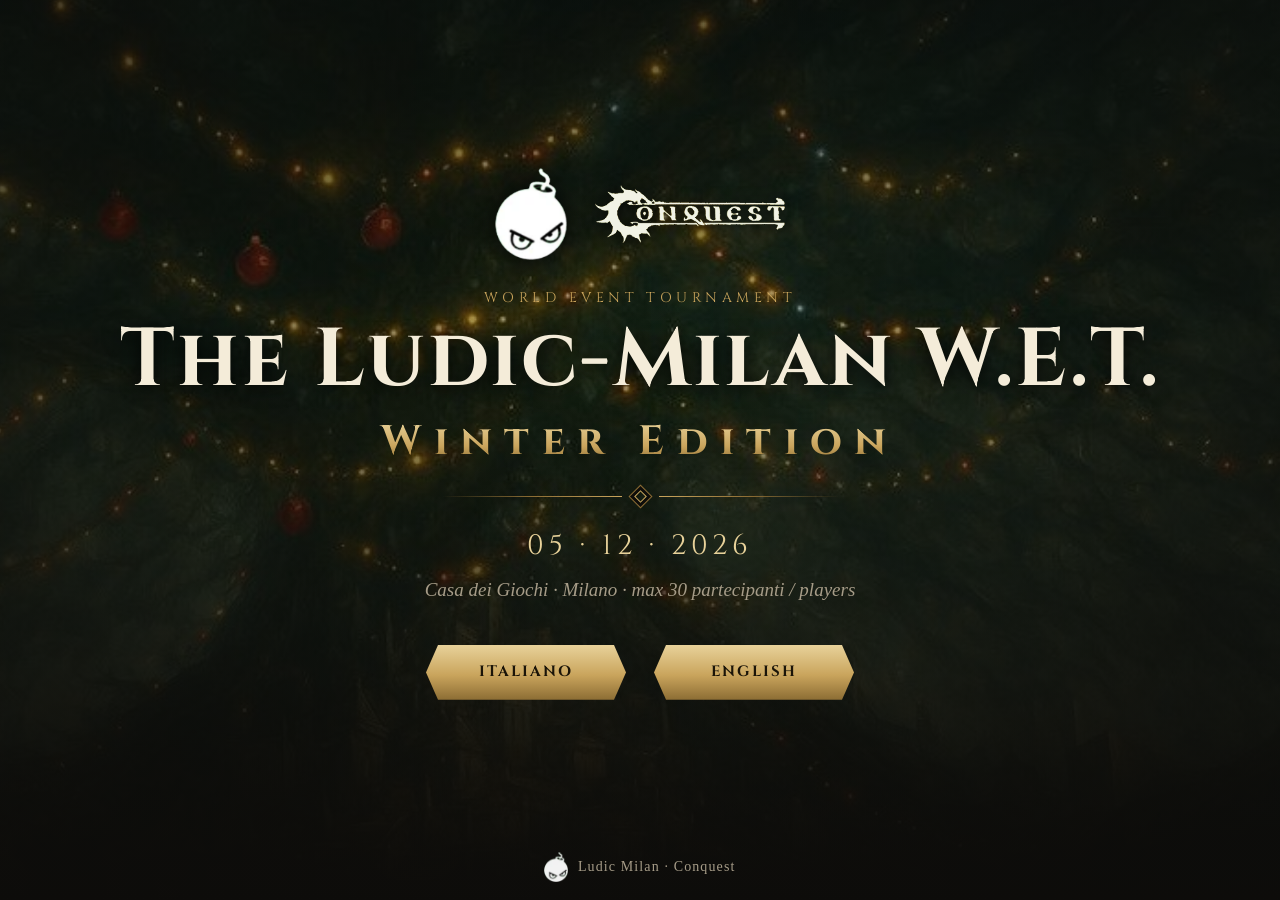
<file: index.html>
<!doctype html>
<html lang="it">
<head>
<meta charset="utf-8">
<meta name="viewport" content="width=device-width, initial-scale=1">
<title>Ludic Milan – Tornei</title>
<meta http-equiv="refresh" content="0; url=wet-winter-2026/">
<link rel="canonical" href="wet-winter-2026/">
</head>
<body>
<p><a href="wet-winter-2026/">The Ludic-Milan W.E.T. Winter Edition</a></p>
</body>
</html>
</file>
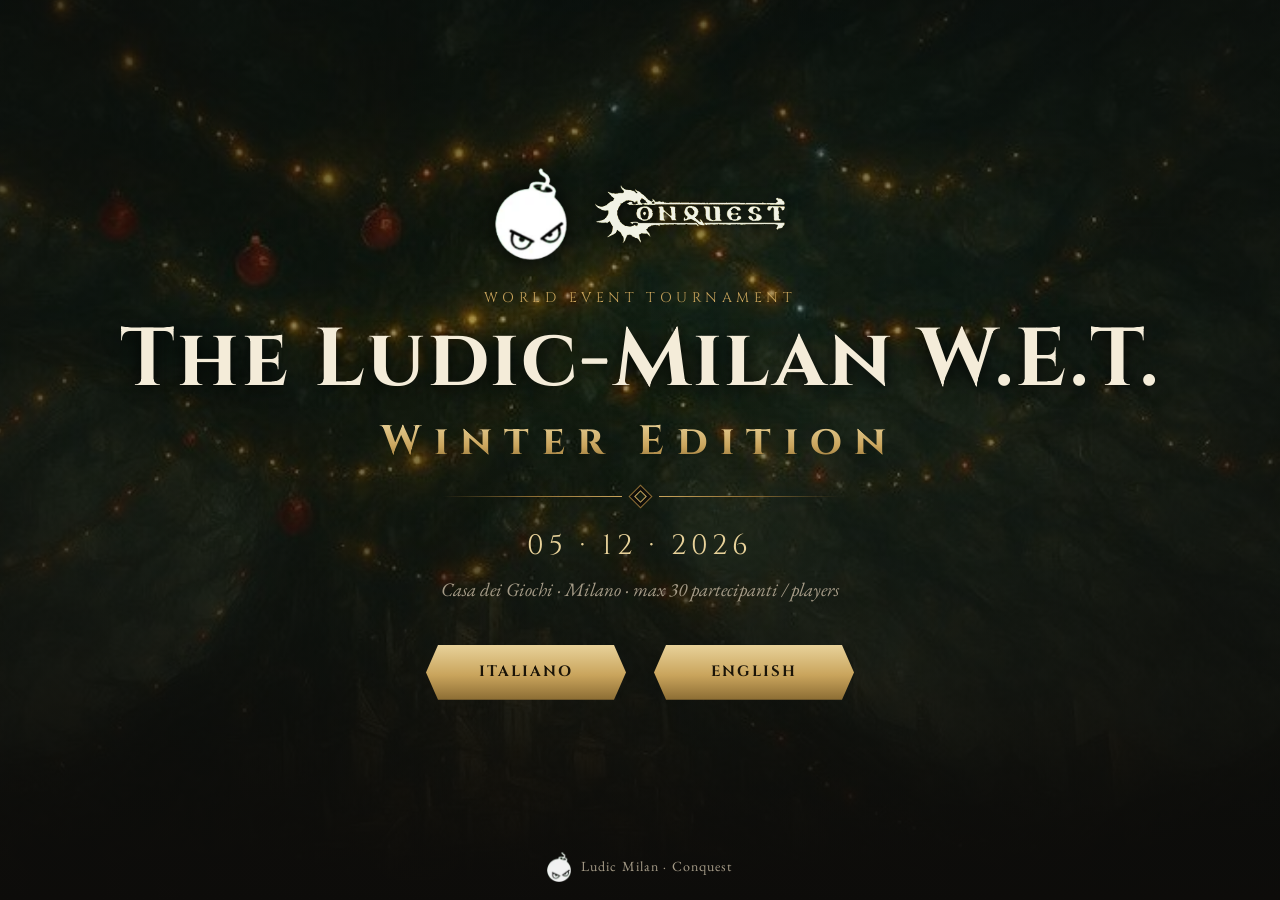
<file: wet-winter-2026/index.html>
<!doctype html>
<html lang="it">
<head>
<meta charset="utf-8">
<meta name="viewport" content="width=device-width, initial-scale=1">
<title>The Ludic-Milan W.E.T. Winter Edition</title>
<meta name="description" content="The Ludic-Milan W.E.T. Winter Edition – torneo Conquest, sabato 05/12/2026, Casa dei Giochi, Milano.">
<meta property="og:title" content="The Ludic-Milan W.E.T. – Winter Edition">
<meta property="og:description" content="Torneo Conquest · 05/12/2026 · Casa dei Giochi, Milano · max 30 partecipanti">
<meta property="og:image" content="https://virginiasusanna.github.io/Ludic/wet-winter-2026/assets/hero.jpg">
<link rel="preconnect" href="https://fonts.googleapis.com"><link rel="preconnect" href="https://fonts.gstatic.com" crossorigin>
<link rel="stylesheet" href="https://fonts.googleapis.com/css2?family=Cinzel:wght@500;700&family=EB+Garamond:ital,wght@0,400;0,600;1,400&display=swap">
<link rel="stylesheet" href="assets/style.css">
</head>
<body class="home">
<header class="hero">
  <div class="bg"></div>
  <div class="brand"><img class="ludic" src="assets/logo-ludic.png" alt="Ludic Milan"><img class="logo" src="assets/logo-conquest.png" alt="Conquest"></div>
  <p class="kicker">World Event Tournament</p>
  <h1>The Ludic-Milan W.E.T.<em>Winter Edition</em></h1>
  <div class="orn"><span></span></div>
  <p class="date">05 · 12 · 2026</p>
  <p class="place">Casa dei Giochi · Milano · max 30 partecipanti / players</p>
  <nav class="langs">
    <a class="btn" href="it/">Italiano</a>
    <a class="btn" href="en/">English</a>
  </nav>
  <footer><img class="foot-logo" src="assets/logo-ludic.png" alt="">Ludic Milan · Conquest</footer>
</header>
</body>
</html>
</file>
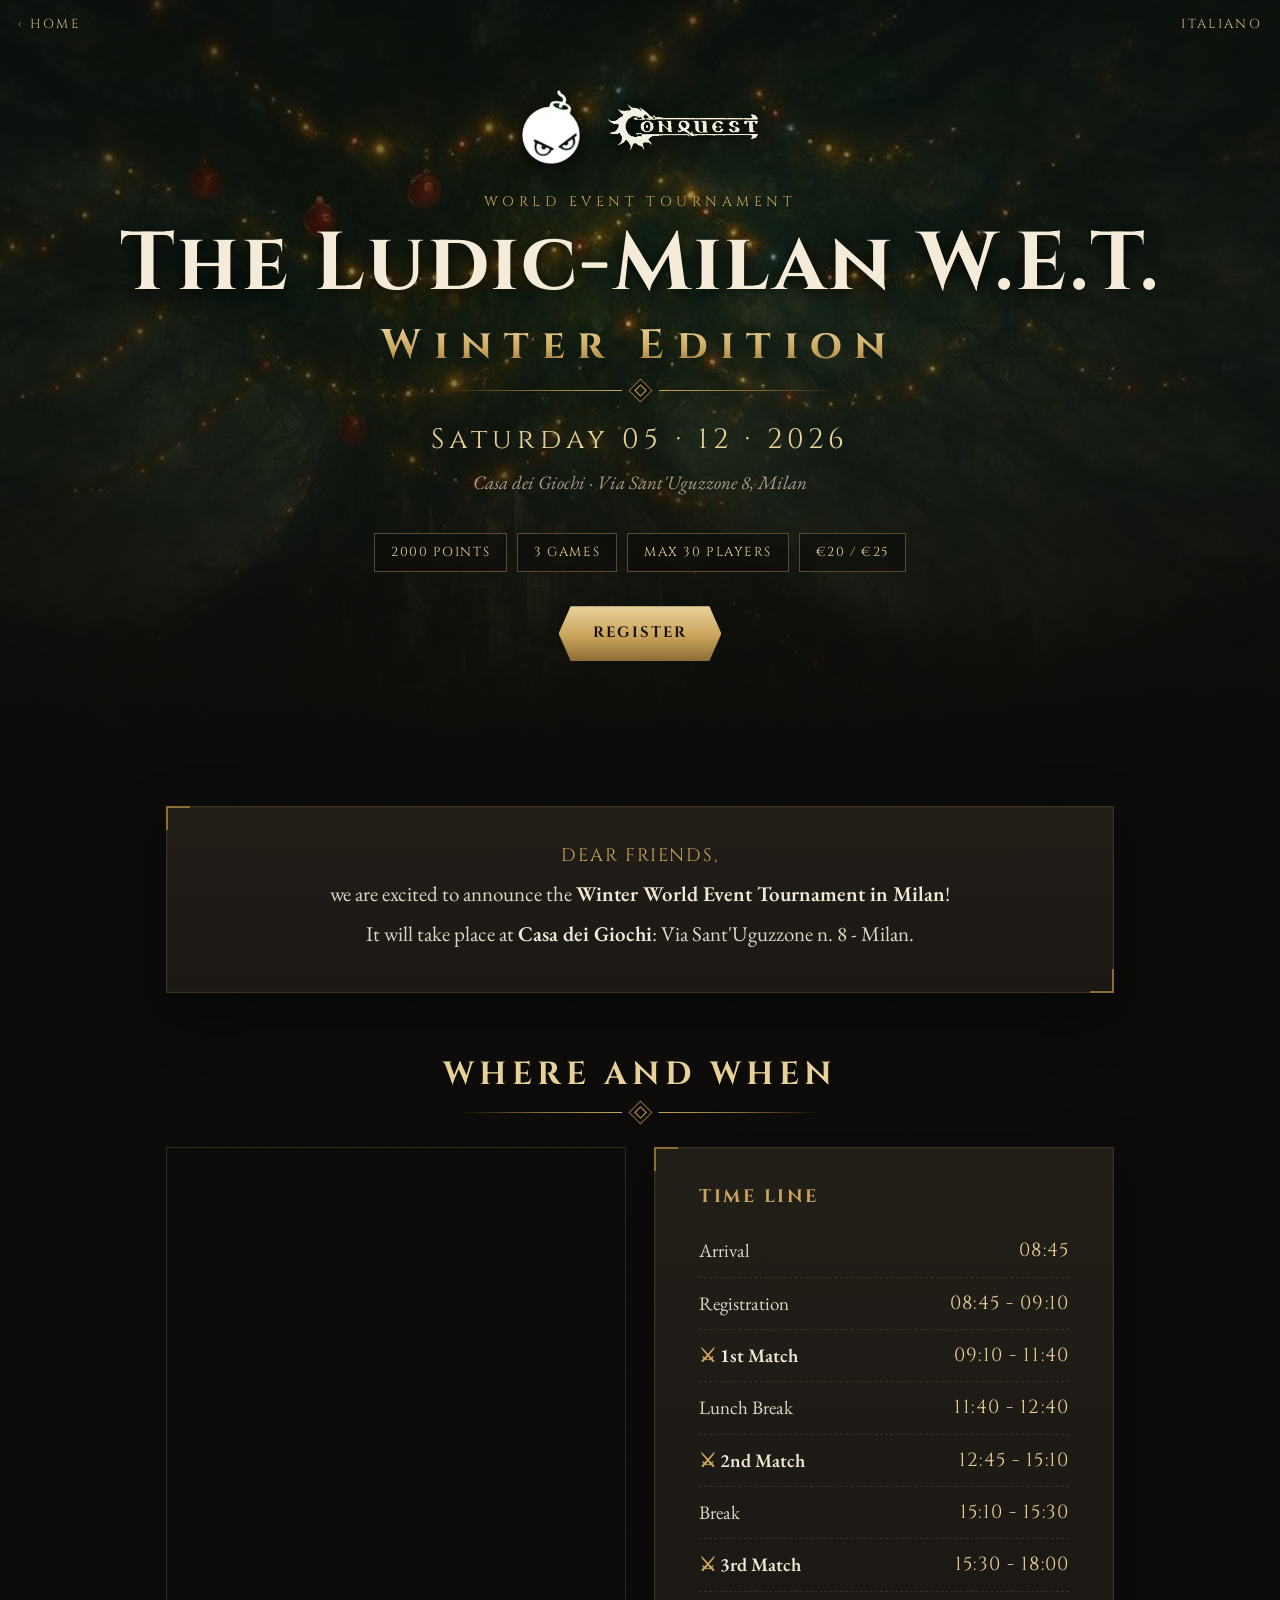
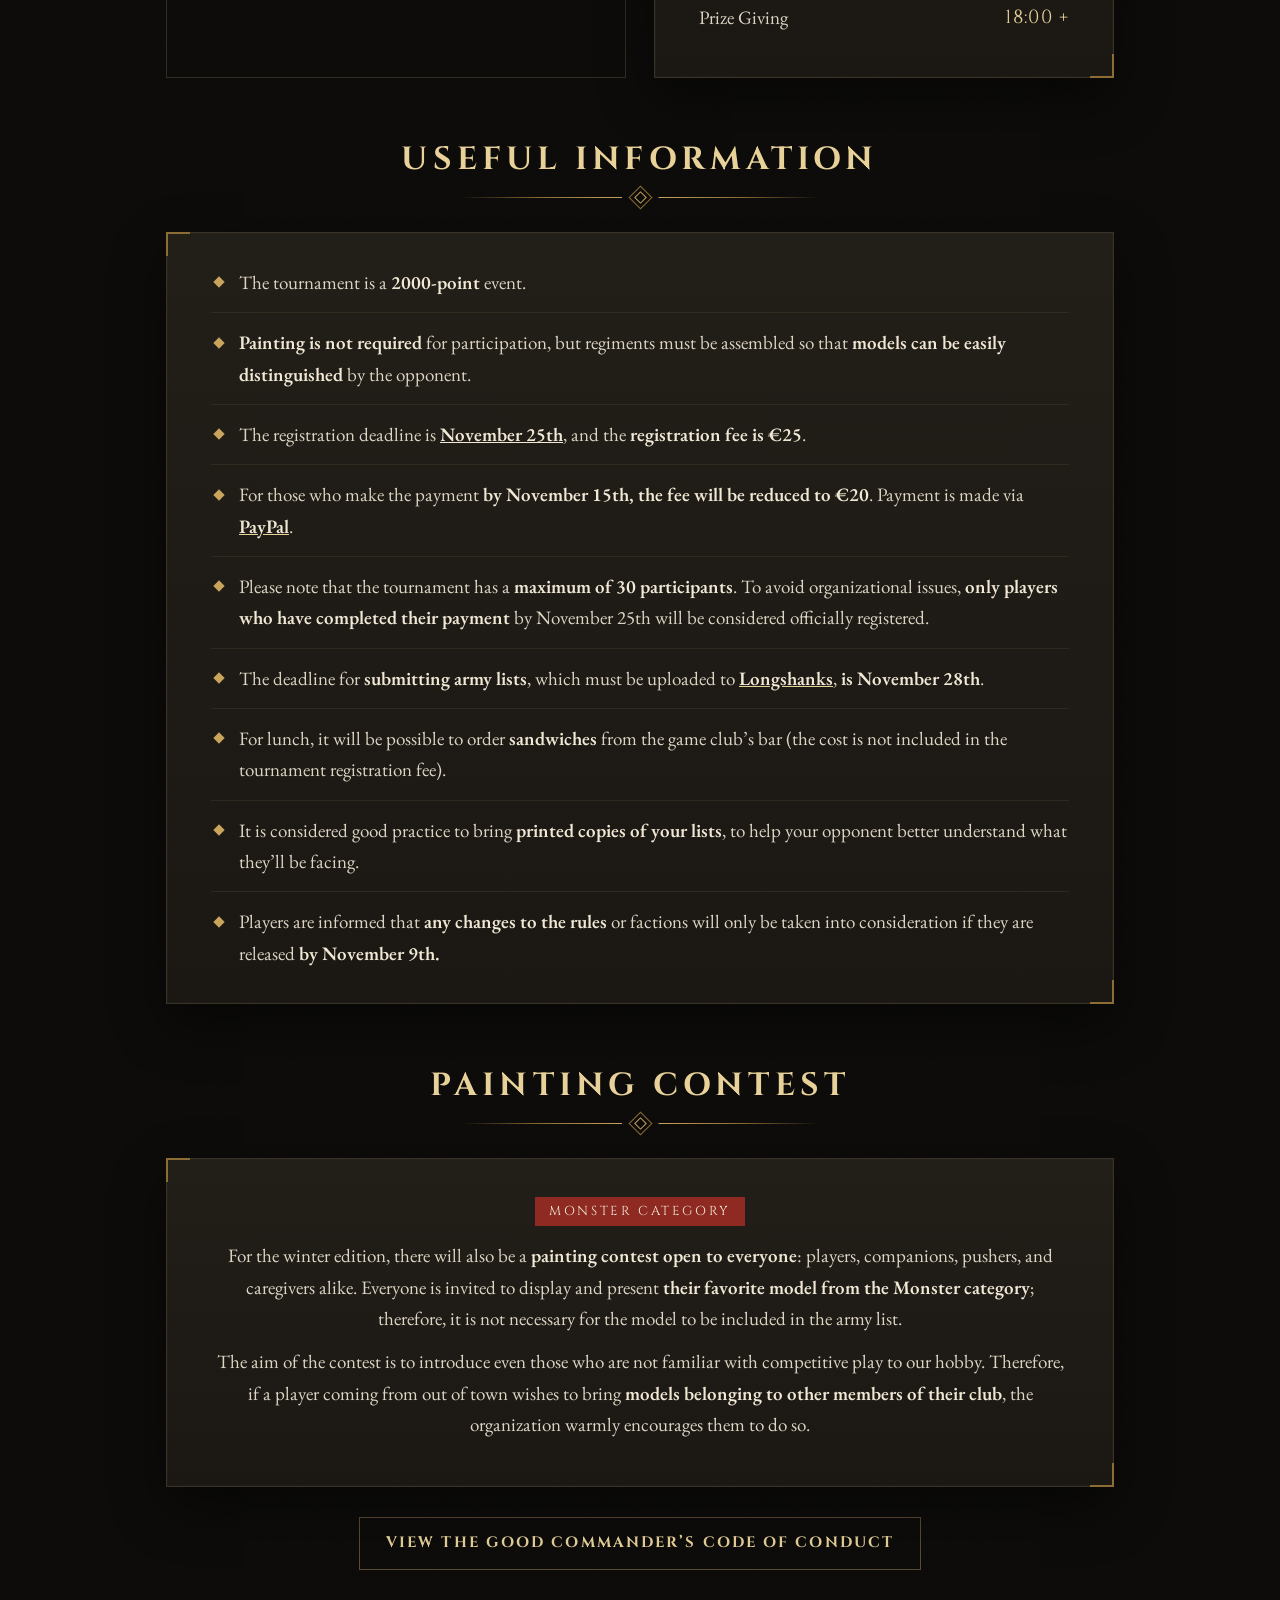
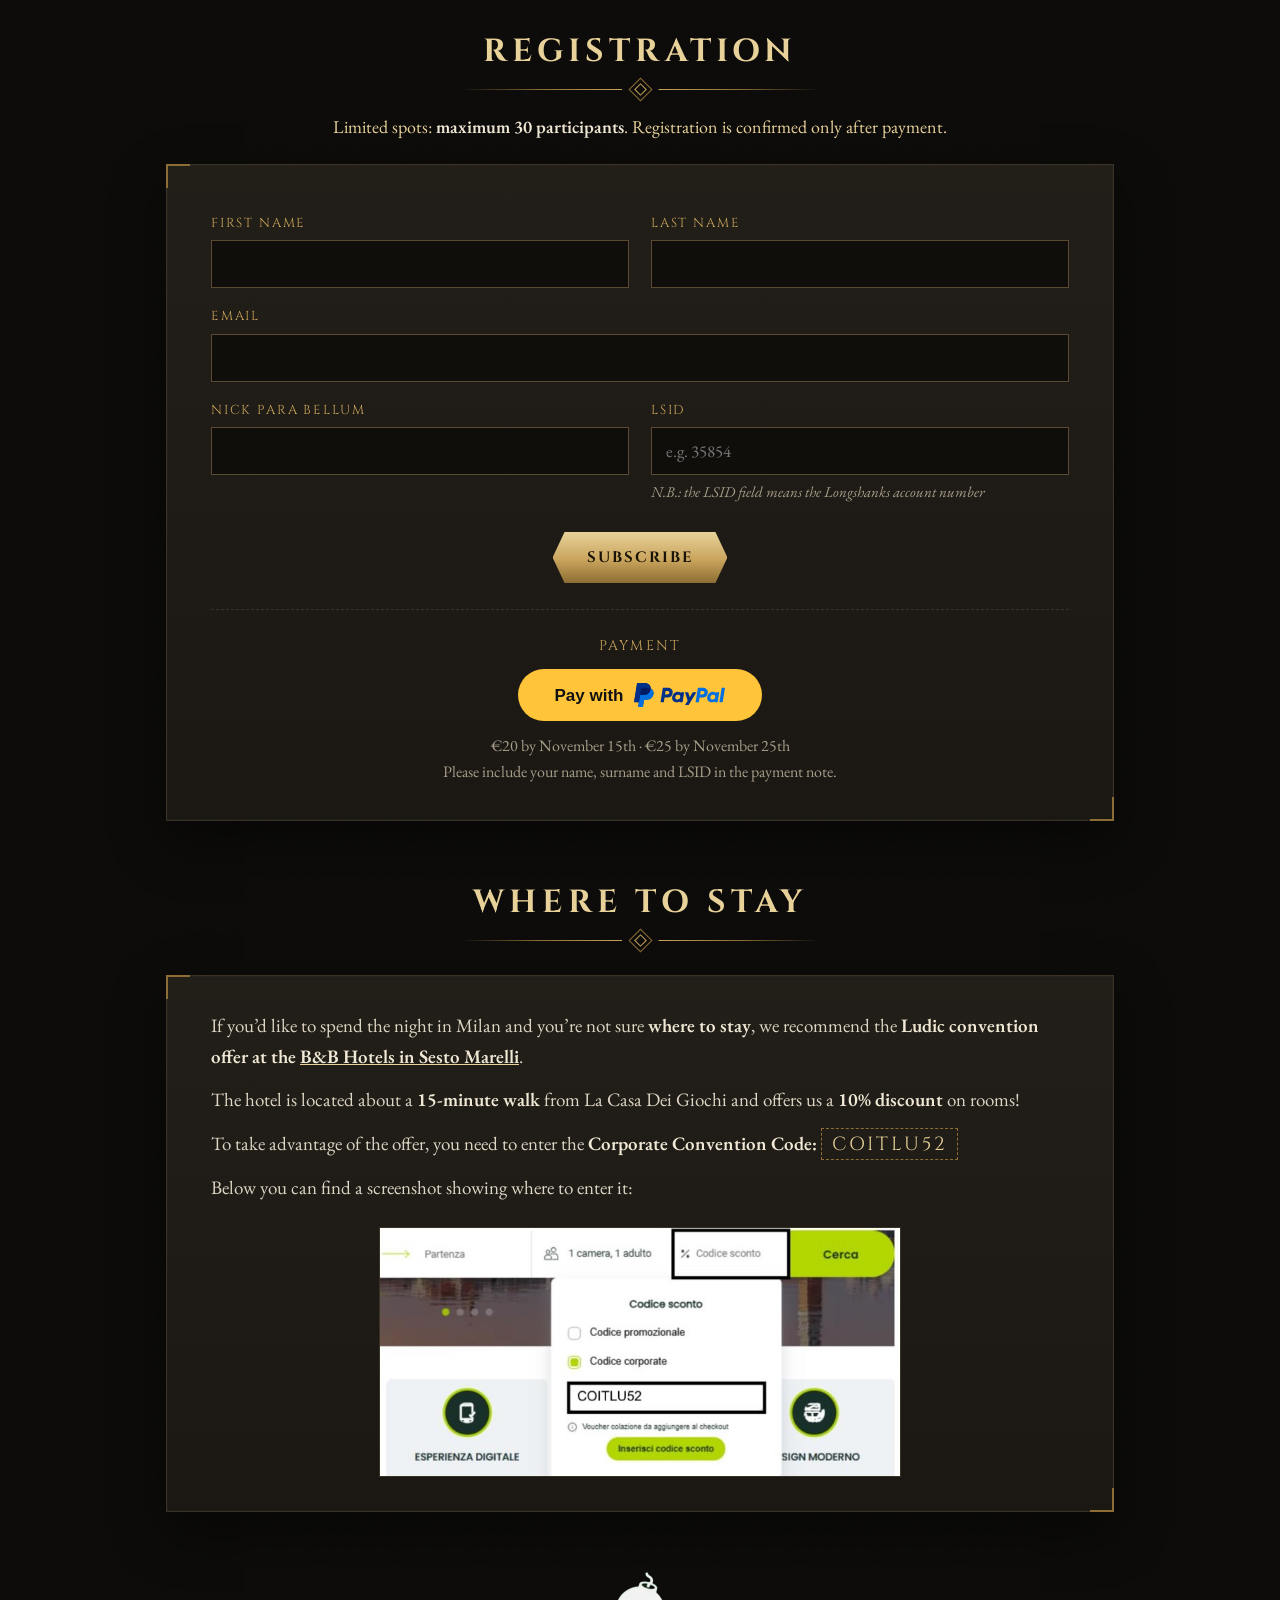
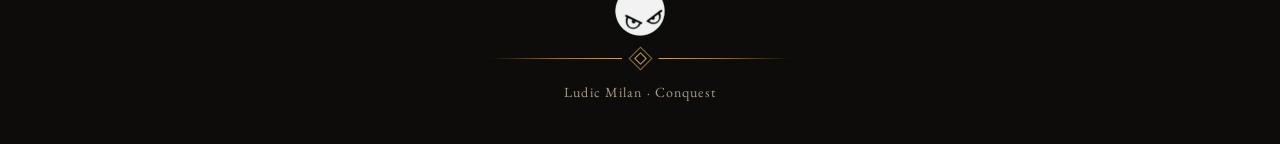
<file: wet-winter-2026/en/index.html>
<!doctype html>
<html lang="en">
<head>
<meta charset="utf-8">
<meta name="viewport" content="width=device-width, initial-scale=1">
<title>The Ludic-Milan W.E.T. Winter Ed.</title>
<meta name="description" content="Registration for the Conquest tournament The Ludic-Milan W.E.T. Winter Edition – 05/12/2026, Casa dei Giochi, Milan.">
<link rel="preconnect" href="https://fonts.googleapis.com"><link rel="preconnect" href="https://fonts.gstatic.com" crossorigin>
<link rel="stylesheet" href="https://fonts.googleapis.com/css2?family=Cinzel:wght@500;700&family=EB+Garamond:ital,wght@0,400;0,600;1,400&display=swap">
<link rel="stylesheet" href="../assets/style.css">
</head>
<body class="landing">
<header class="hero">
  <div class="bg"></div>
  <nav class="topbar"><a href="../">‹ Home</a><a href="../it/">Italiano</a></nav>
  <div class="brand"><img class="ludic" src="../assets/logo-ludic.png" alt="Ludic Milan"><img class="logo" src="../assets/logo-conquest.png" alt="Conquest"></div>
  <p class="kicker">World Event Tournament</p>
  <h1>The Ludic-Milan W.E.T.<em>Winter Edition</em></h1>
  <div class="orn"><span></span></div>
  <p class="date">Saturday 05 · 12 · 2026</p>
  <p class="place">Casa dei Giochi · Via Sant'Uguzzone 8, Milan</p>
  <ul class="facts"><li>2000 points</li><li>3 games</li><li>Max 30 players</li><li>€20 / €25</li></ul>
  <p class="cta"><a class="btn" href="#iscrizione">Register</a></p>
</header>

<main class="wrap">
  <section>
    <div class="panel intro">
      <p class="first">Dear friends,</p>
      <p>we are excited to announce the <strong>Winter World Event Tournament in Milan</strong>!</p>
      <p>It will take place at <strong>Casa dei Giochi</strong>: Via Sant'Uguzzone n. 8 - Milan.</p>
    </div>
  </section>

  <section>
    <h2>Where and when</h2>
    <div class="orn"><span></span></div>
    <div class="grid2">
      <iframe class="map" title="La Casa dei Giochi" loading="lazy" allowfullscreen referrerpolicy="no-referrer-when-downgrade" src="https://www.google.com/maps/embed?pb=!1m18!1m12!1m3!1d5590.914772851963!2d9.223513376222657!3d45.52100062964714!2m3!1f0!2f0!3f0!3m2!1i1024!2i768!4f13.1!3m3!1m2!1s0x4786c7680501eed7%3A0x76b3b88fa35b42bc!2sLa%20Casa%20dei%20Giochi!5e0!3m2!1sit!2sit!4v1760046643623!5m2!1sit!2sit"></iframe>
      <div class="panel">
        <h3>Time Line</h3>
        <ul class="timeline">
          <li><span>Arrival</span><span class="t">08:45</span></li>
          <li><span>Registration</span><span class="t">08:45 - 09:10</span></li>
          <li class="match"><span>1st Match</span><span class="t">09:10 - 11:40</span></li>
          <li><span>Lunch Break</span><span class="t">11:40 - 12:40</span></li>
          <li class="match"><span>2nd Match</span><span class="t">12:45 - 15:10</span></li>
          <li><span>Break</span><span class="t">15:10 - 15:30</span></li>
          <li class="match"><span>3rd Match</span><span class="t">15:30 - 18:00</span></li>
          <li><span>Prize Giving</span><span class="t">18:00 +</span></li>
        </ul>
      </div>
    </div>
  </section>

  <section>
    <h2>Useful information</h2>
    <div class="orn"><span></span></div>
    <div class="panel">
    <ul class="info">
      <li>The tournament is a <strong>2000-point</strong> event.</li>
      <li><strong>Painting is not required</strong> for participation, but regiments must be assembled so that <strong>models can be easily distinguished</strong> by the opponent.</li>
      <li>The registration deadline is <strong><u>November 25th</u></strong>, and the <strong>registration fee is €25</strong>.</li>
      <li>For those who make the payment <strong>by November 15th, the fee will be reduced to €20</strong>. Payment is made via <a href="https://paypal.me/conquestludic" target="_blank" rel="noopener"><strong>PayPal</strong></a>.</li>
      <li>Please note that the tournament has a <strong>maximum of 30 participants</strong>. To avoid organizational issues, <strong>only players who have completed their payment</strong> by November 25th will be considered officially registered.</li>
      <li>The deadline for <strong>submitting army lists</strong>, which must be uploaded to <a href="https://conquest.longshanks.org/event/38848/" target="_blank" rel="noopener"><strong>Longshanks</strong></a>, <strong>is November 28th</strong>.</li>
      <li>For lunch, it will be possible to order <strong>sandwiches</strong> from the game club’s bar (the cost is not included in the tournament registration fee).</li>
      <li>It is considered good practice to bring <strong>printed copies of your lists</strong>, to help your opponent better understand what they’ll be facing.</li>
      <li>Players are informed that <strong>any changes to the rules</strong> or factions will only be taken into consideration if they are released <strong>by November 9th.</strong></li>
    </ul>
    </div>
  </section>

  <section>
    <h2>Painting contest</h2>
    <div class="orn"><span></span></div>
    <div class="panel contest">
      <span class="tag">Monster category</span>
      <p>For the winter edition, there will also be a <strong>painting contest open to everyone</strong>: players, companions, pushers, and caregivers alike. Everyone is invited to display and present <strong>their favorite model from the Monster category</strong>; therefore, it is not necessary for the model to be included in the army list.</p>
      <p>The aim of the contest is to introduce even those who are not familiar with competitive play to our hobby. Therefore, if a player coming from out of town wishes to bring <strong>models belonging to other members of their club</strong>, the organization warmly encourages them to do so.</p>
    </div>
    <p class="center"><a class="btn ghost" href="galateo.html">View the Good Commander’s Code of Conduct</a></p>
  </section>

  <section id="iscrizione">
    <h2>Registration</h2>
    <div class="orn"><span></span></div>
    <p class="cap">Limited spots: <strong>maximum 30 participants</strong>. Registration is confirmed only after payment.</p>
    <div class="panel">
      <form class="reg" novalidate>
        <div><label for="nome">First name</label><input id="nome" name="nome" autocomplete="given-name" required></div>
        <div><label for="cognome">Last name</label><input id="cognome" name="cognome" autocomplete="family-name" required></div>
        <div class="full"><label for="email">Email</label><input id="email" name="email" type="email" autocomplete="email" required></div>
        <div><label for="nick">Nick Para Bellum</label><input id="nick" name="nick_parabellum" autocomplete="off"></div>
        <div><label for="lsid">LSID</label><input id="lsid" name="lsid" autocomplete="off" required inputmode="numeric" pattern="[0-9]+" placeholder="e.g. 35854" data-msg="The LSID is your Longshanks account number: digits only (e.g. 35854), not your nickname." aria-describedby="lsid-hint"><small class="hint" id="lsid-hint">N.B.: the LSID field means the Longshanks account number</small></div>
        <div class="actions"><button class="btn" type="submit">Subscribe</button></div>
      </form>
      <div class="msg err" id="form-err">Something went wrong, please try again.</div>
      <div class="msg ok" id="form-ok"><strong>Thank you for subscribing!</strong><br>Please proceed to payment using the button below</div>
      <div class="paypal-box">
        <p class="pay-txt">Payment</p>
        <a class="pp-btn" href="https://paypal.me/conquestludic" target="_blank" rel="noopener" aria-label="Pay with PayPal"><span>Pay with</span><img src="../assets/paypal.svg" alt="PayPal"></a>
        <p class="pay-sub">€20 by November 15th · €25 by November 25th<br>Please include your name, surname and LSID in the payment note.</p>
      </div>
    </div>
  </section>

  <section>
    <h2>Where to stay</h2>
    <div class="orn"><span></span></div>
    <div class="panel hotel">
      <p>If you’d like to spend the night in Milan and you’re not sure <strong>where to stay</strong>, we recommend the <strong>Ludic convention offer at the</strong> <a href="https://www.hotel-bb.com/it/hotel/milano-sesto-marelli" target="_blank" rel="noopener"><strong>B&amp;B Hotels in Sesto Marelli</strong></a>.</p>
      <p>The hotel is located about a <strong>15-minute walk</strong> from La Casa Dei Giochi and offers us a <strong>10% discount</strong> on rooms!</p>
      <p>To take advantage of the offer, you need to enter the <strong>Corporate Convention Code:</strong> <span class="code">COITLU52</span></p>
      <p>Below you can find a screenshot showing where to enter it:</p>
      <img src="../assets/hotel-codice.jpg" alt="Where to enter the convention code COITLU52">
    </div>
  </section>
</main>

<footer class="foot">
  <img class="foot-logo" src="../assets/logo-ludic.png" alt="Ludic Milan">
  <div class="orn"><span></span></div>
  Ludic Milan · Conquest
</footer>
<script src="../assets/config.js"></script>
<script src="../assets/form.js"></script>
</body>
</html>
</file>
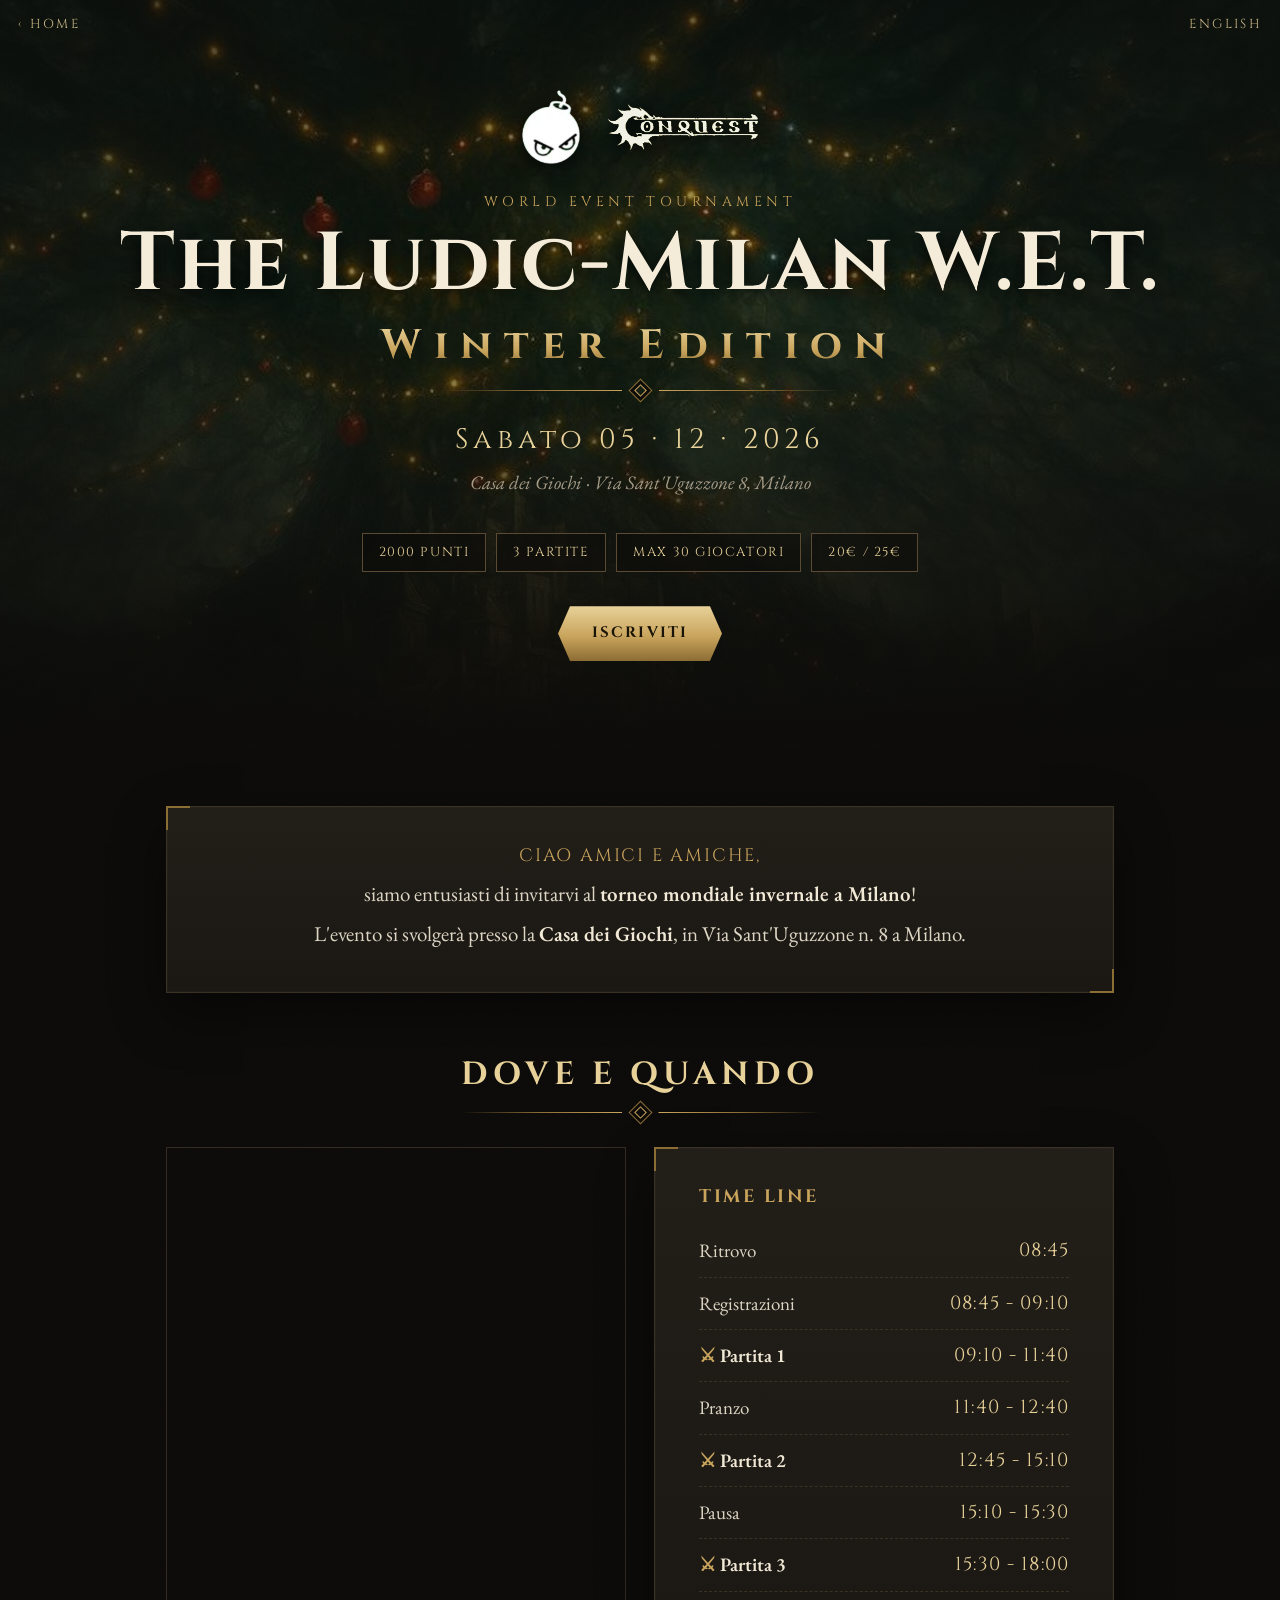
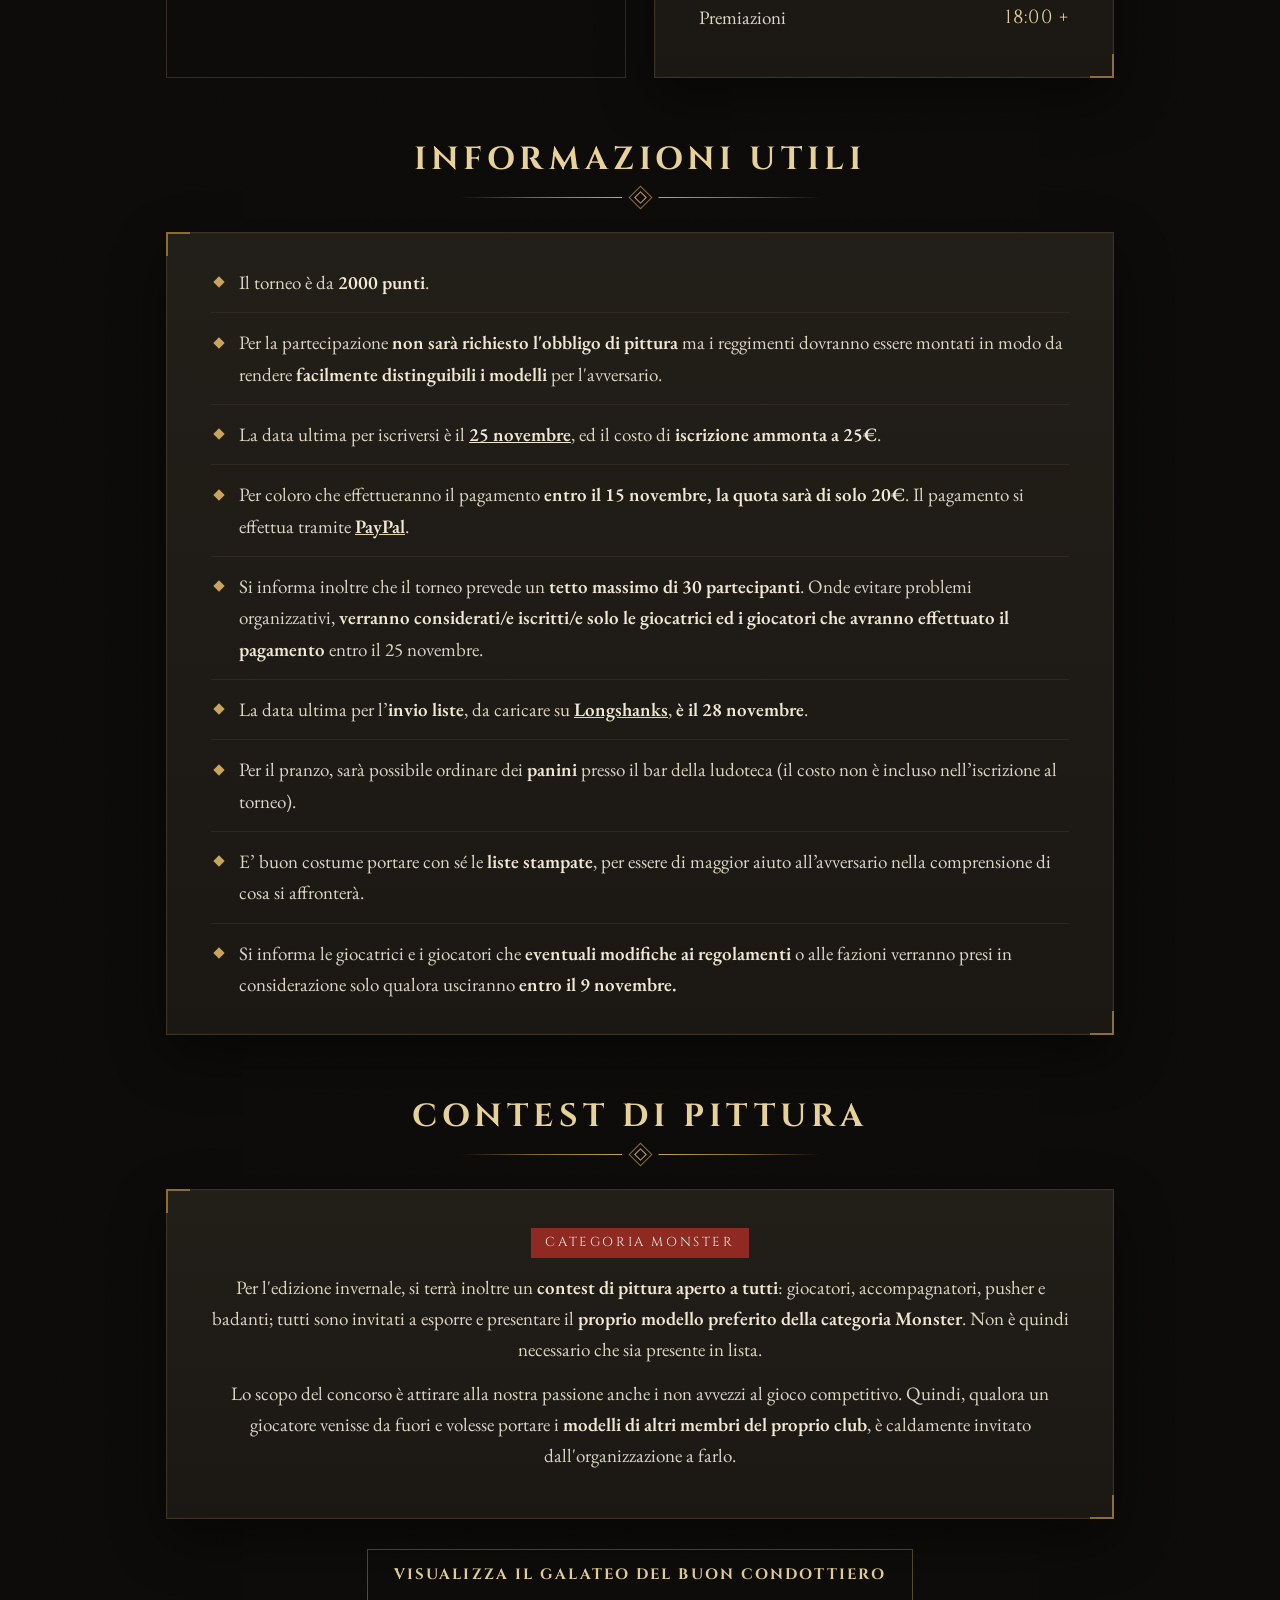
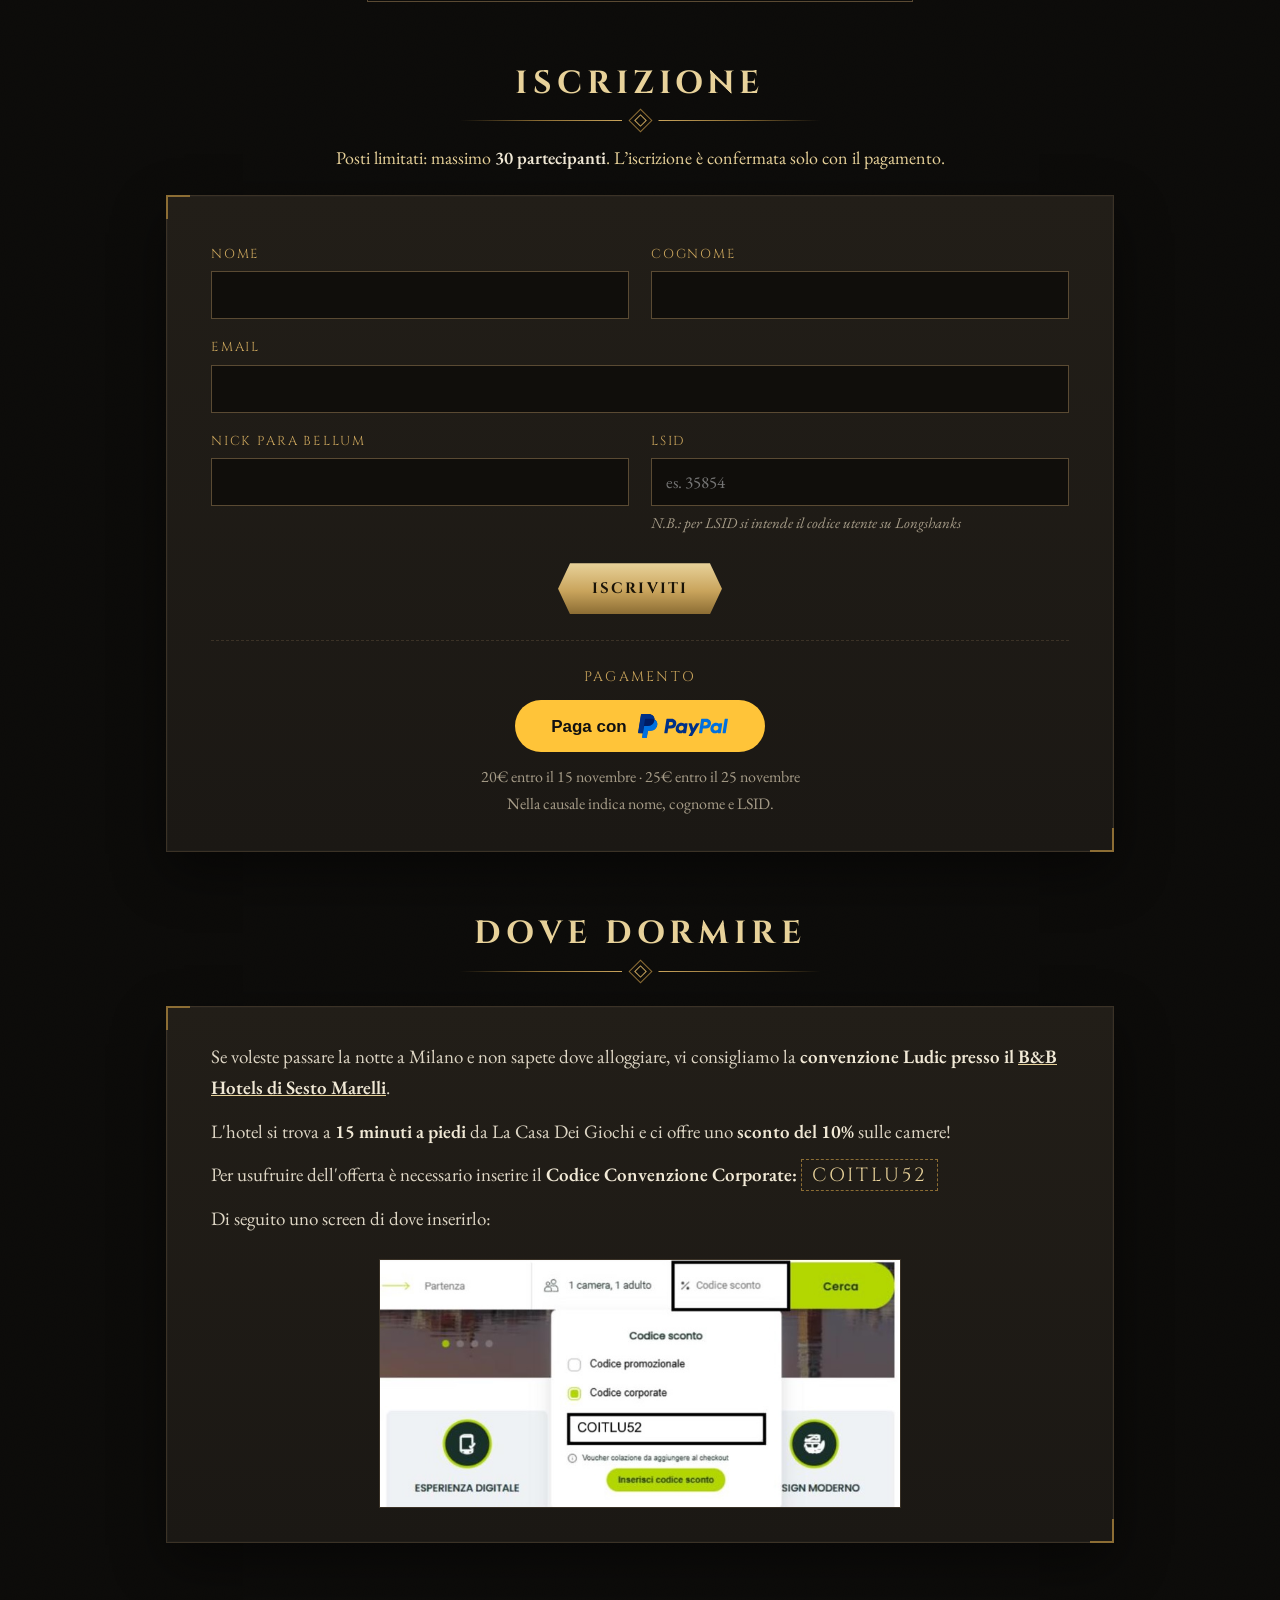
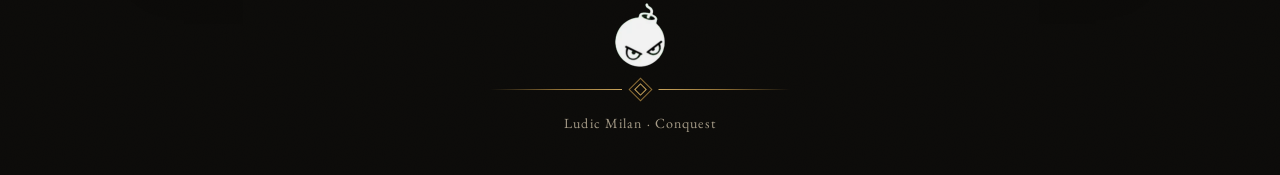
<file: wet-winter-2026/it/index.html>
<!doctype html>
<html lang="it">
<head>
<meta charset="utf-8">
<meta name="viewport" content="width=device-width, initial-scale=1">
<title>The Ludic-Milan W.E.T. Winter Ed.</title>
<meta name="description" content="Iscrizioni al torneo Conquest The Ludic-Milan W.E.T. Winter Edition – 05/12/2026, Casa dei Giochi, Milano.">
<link rel="preconnect" href="https://fonts.googleapis.com"><link rel="preconnect" href="https://fonts.gstatic.com" crossorigin>
<link rel="stylesheet" href="https://fonts.googleapis.com/css2?family=Cinzel:wght@500;700&family=EB+Garamond:ital,wght@0,400;0,600;1,400&display=swap">
<link rel="stylesheet" href="../assets/style.css">
</head>
<body class="landing">
<header class="hero">
  <div class="bg"></div>
  <nav class="topbar"><a href="../">‹ Home</a><a href="../en/">English</a></nav>
  <div class="brand"><img class="ludic" src="../assets/logo-ludic.png" alt="Ludic Milan"><img class="logo" src="../assets/logo-conquest.png" alt="Conquest"></div>
  <p class="kicker">World Event Tournament</p>
  <h1>The Ludic-Milan W.E.T.<em>Winter Edition</em></h1>
  <div class="orn"><span></span></div>
  <p class="date">Sabato 05 · 12 · 2026</p>
  <p class="place">Casa dei Giochi · Via Sant'Uguzzone 8, Milano</p>
  <ul class="facts"><li>2000 punti</li><li>3 partite</li><li>Max 30 giocatori</li><li>20€ / 25€</li></ul>
  <p class="cta"><a class="btn" href="#iscrizione">Iscriviti</a></p>
</header>

<main class="wrap">
  <section>
    <div class="panel intro">
      <p class="first">Ciao amici e amiche,</p>
      <p>siamo entusiasti di invitarvi al <strong>torneo mondiale invernale a Milano</strong>!</p>
      <p>L'evento si svolgerà presso la <strong>Casa dei Giochi</strong>, in Via Sant'Uguzzone n. 8 a Milano.</p>
    </div>
  </section>

  <section>
    <h2>Dove e quando</h2>
    <div class="orn"><span></span></div>
    <div class="grid2">
      <iframe class="map" title="La Casa dei Giochi" loading="lazy" allowfullscreen referrerpolicy="no-referrer-when-downgrade" src="https://www.google.com/maps/embed?pb=!1m18!1m12!1m3!1d5590.914772851963!2d9.223513376222657!3d45.52100062964714!2m3!1f0!2f0!3f0!3m2!1i1024!2i768!4f13.1!3m3!1m2!1s0x4786c7680501eed7%3A0x76b3b88fa35b42bc!2sLa%20Casa%20dei%20Giochi!5e0!3m2!1sit!2sit!4v1760046643623!5m2!1sit!2sit"></iframe>
      <div class="panel">
        <h3>Time Line</h3>
        <ul class="timeline">
          <li><span>Ritrovo</span><span class="t">08:45</span></li>
          <li><span>Registrazioni</span><span class="t">08:45 - 09:10</span></li>
          <li class="match"><span>Partita 1</span><span class="t">09:10 - 11:40</span></li>
          <li><span>Pranzo</span><span class="t">11:40 - 12:40</span></li>
          <li class="match"><span>Partita 2</span><span class="t">12:45 - 15:10</span></li>
          <li><span>Pausa</span><span class="t">15:10 - 15:30</span></li>
          <li class="match"><span>Partita 3</span><span class="t">15:30 - 18:00</span></li>
          <li><span>Premiazioni</span><span class="t">18:00 +</span></li>
        </ul>
      </div>
    </div>
  </section>

  <section>
    <h2>Informazioni utili</h2>
    <div class="orn"><span></span></div>
    <div class="panel">
    <ul class="info">
      <li>Il torneo è da <strong>2000 punti</strong>.</li>
      <li>Per la partecipazione <strong>non sarà richiesto l'obbligo di pittura</strong> ma i reggimenti dovranno essere montati in modo da rendere <strong>facilmente distinguibili i modelli</strong> per l'avversario.</li>
      <li>La data ultima per iscriversi è il <strong><u>25 novembre</u></strong>, ed il costo di <strong>iscrizione ammonta a 25€</strong>.</li>
      <li>Per coloro che effettueranno il pagamento <strong>entro il 15 novembre, la quota sarà di solo 20€</strong>. Il pagamento si effettua tramite <a href="https://paypal.me/conquestludic" target="_blank" rel="noopener"><strong>PayPal</strong></a>.</li>
      <li>Si informa inoltre che il torneo prevede un <strong>tetto massimo di 30 partecipanti</strong>. Onde evitare problemi organizzativi, <strong>verranno considerati/e iscritti/e solo le giocatrici ed i giocatori che avranno effettuato il pagamento</strong> entro il 25 novembre.</li>
      <li>La data ultima per l’<strong>invio liste</strong>, da caricare su <a href="https://conquest.longshanks.org/event/38848/" target="_blank" rel="noopener"><strong>Longshanks</strong></a>, <strong>è il 28 novembre</strong>.</li>
      <li>Per il pranzo, sarà possibile ordinare dei <strong>panini</strong> presso il bar della ludoteca (il costo non è incluso nell’iscrizione al torneo).</li>
      <li>E’ buon costume portare con sé le <strong>liste stampate</strong>, per essere di maggior aiuto all’avversario nella comprensione di cosa si affronterà.</li>
      <li>Si informa le giocatrici e i giocatori che <strong>eventuali modifiche ai regolamenti</strong> o alle fazioni verranno presi in considerazione solo qualora usciranno <strong>entro il 9 novembre.</strong></li>
    </ul>
    </div>
  </section>

  <section>
    <h2>Contest di pittura</h2>
    <div class="orn"><span></span></div>
    <div class="panel contest">
      <span class="tag">Categoria Monster</span>
      <p>Per l'edizione invernale, si terrà inoltre un <strong>contest di pittura aperto a tutti</strong>: giocatori, accompagnatori, pusher e badanti; tutti sono invitati a esporre e presentare il <strong>proprio modello preferito della categoria Monster</strong>. Non è quindi necessario che sia presente in lista.</p>
      <p>Lo scopo del concorso è attirare alla nostra passione anche i non avvezzi al gioco competitivo. Quindi, qualora un giocatore venisse da fuori e volesse portare i <strong>modelli di altri membri del proprio club</strong>, è caldamente invitato dall'organizzazione a farlo.</p>
    </div>
    <p class="center"><a class="btn ghost" href="galateo.html">Visualizza il Galateo del Buon Condottiero</a></p>
  </section>

  <section id="iscrizione">
    <h2>Iscrizione</h2>
    <div class="orn"><span></span></div>
    <p class="cap">Posti limitati: massimo <strong>30 partecipanti</strong>. L’iscrizione è confermata solo con il pagamento.</p>
    <div class="panel">
      <form class="reg" novalidate>
        <div><label for="nome">Nome</label><input id="nome" name="nome" autocomplete="given-name" required></div>
        <div><label for="cognome">Cognome</label><input id="cognome" name="cognome" autocomplete="family-name" required></div>
        <div class="full"><label for="email">Email</label><input id="email" name="email" type="email" autocomplete="email" required></div>
        <div><label for="nick">Nick Para Bellum</label><input id="nick" name="nick_parabellum" autocomplete="off"></div>
        <div><label for="lsid">LSID</label><input id="lsid" name="lsid" autocomplete="off" required inputmode="numeric" pattern="[0-9]+" placeholder="es. 35854" data-msg="L’LSID è il numero del tuo profilo Longshanks: inserisci solo cifre (es. 35854), non il nickname." aria-describedby="lsid-hint"><small class="hint" id="lsid-hint">N.B.: per LSID si intende il codice utente su Longshanks</small></div>
        <div class="actions"><button class="btn" type="submit">Iscriviti</button></div>
      </form>
      <div class="msg err" id="form-err">Qualcosa è andato storto, riprova.</div>
      <div class="msg ok" id="form-ok"><strong>Grazie per l'iscrizione!</strong><br>Procedi pure al pagamento usando il pulsante che trovi di seguito</div>
      <div class="paypal-box">
        <p class="pay-txt">Pagamento</p>
        <a class="pp-btn" href="https://paypal.me/conquestludic" target="_blank" rel="noopener" aria-label="Paga con PayPal"><span>Paga con</span><img src="../assets/paypal.svg" alt="PayPal"></a>
        <p class="pay-sub">20€ entro il 15 novembre · 25€ entro il 25 novembre<br>Nella causale indica nome, cognome e LSID.</p>
      </div>
    </div>
  </section>

  <section>
    <h2>Dove dormire</h2>
    <div class="orn"><span></span></div>
    <div class="panel hotel">
      <p>Se voleste passare la notte a Milano e non sapete dove alloggiare, vi consigliamo la <strong>convenzione Ludic presso il</strong> <a href="https://www.hotel-bb.com/it/hotel/milano-sesto-marelli" target="_blank" rel="noopener"><strong>B&amp;B Hotels di Sesto Marelli</strong></a>.</p>
      <p>L'hotel si trova a <strong>15 minuti a piedi</strong> da La Casa Dei Giochi e ci offre uno <strong>sconto del 10%</strong> sulle camere!</p>
      <p>Per usufruire dell'offerta è necessario inserire il <strong>Codice Convenzione Corporate:</strong> <span class="code">COITLU52</span></p>
      <p>Di seguito uno screen di dove inserirlo:</p>
      <img src="../assets/hotel-codice.jpg" alt="Dove inserire il codice convenzione COITLU52">
    </div>
  </section>
</main>

<footer class="foot">
  <img class="foot-logo" src="../assets/logo-ludic.png" alt="Ludic Milan">
  <div class="orn"><span></span></div>
  Ludic Milan · Conquest
</footer>
<script src="../assets/config.js"></script>
<script src="../assets/form.js"></script>
</body>
</html>
</file>
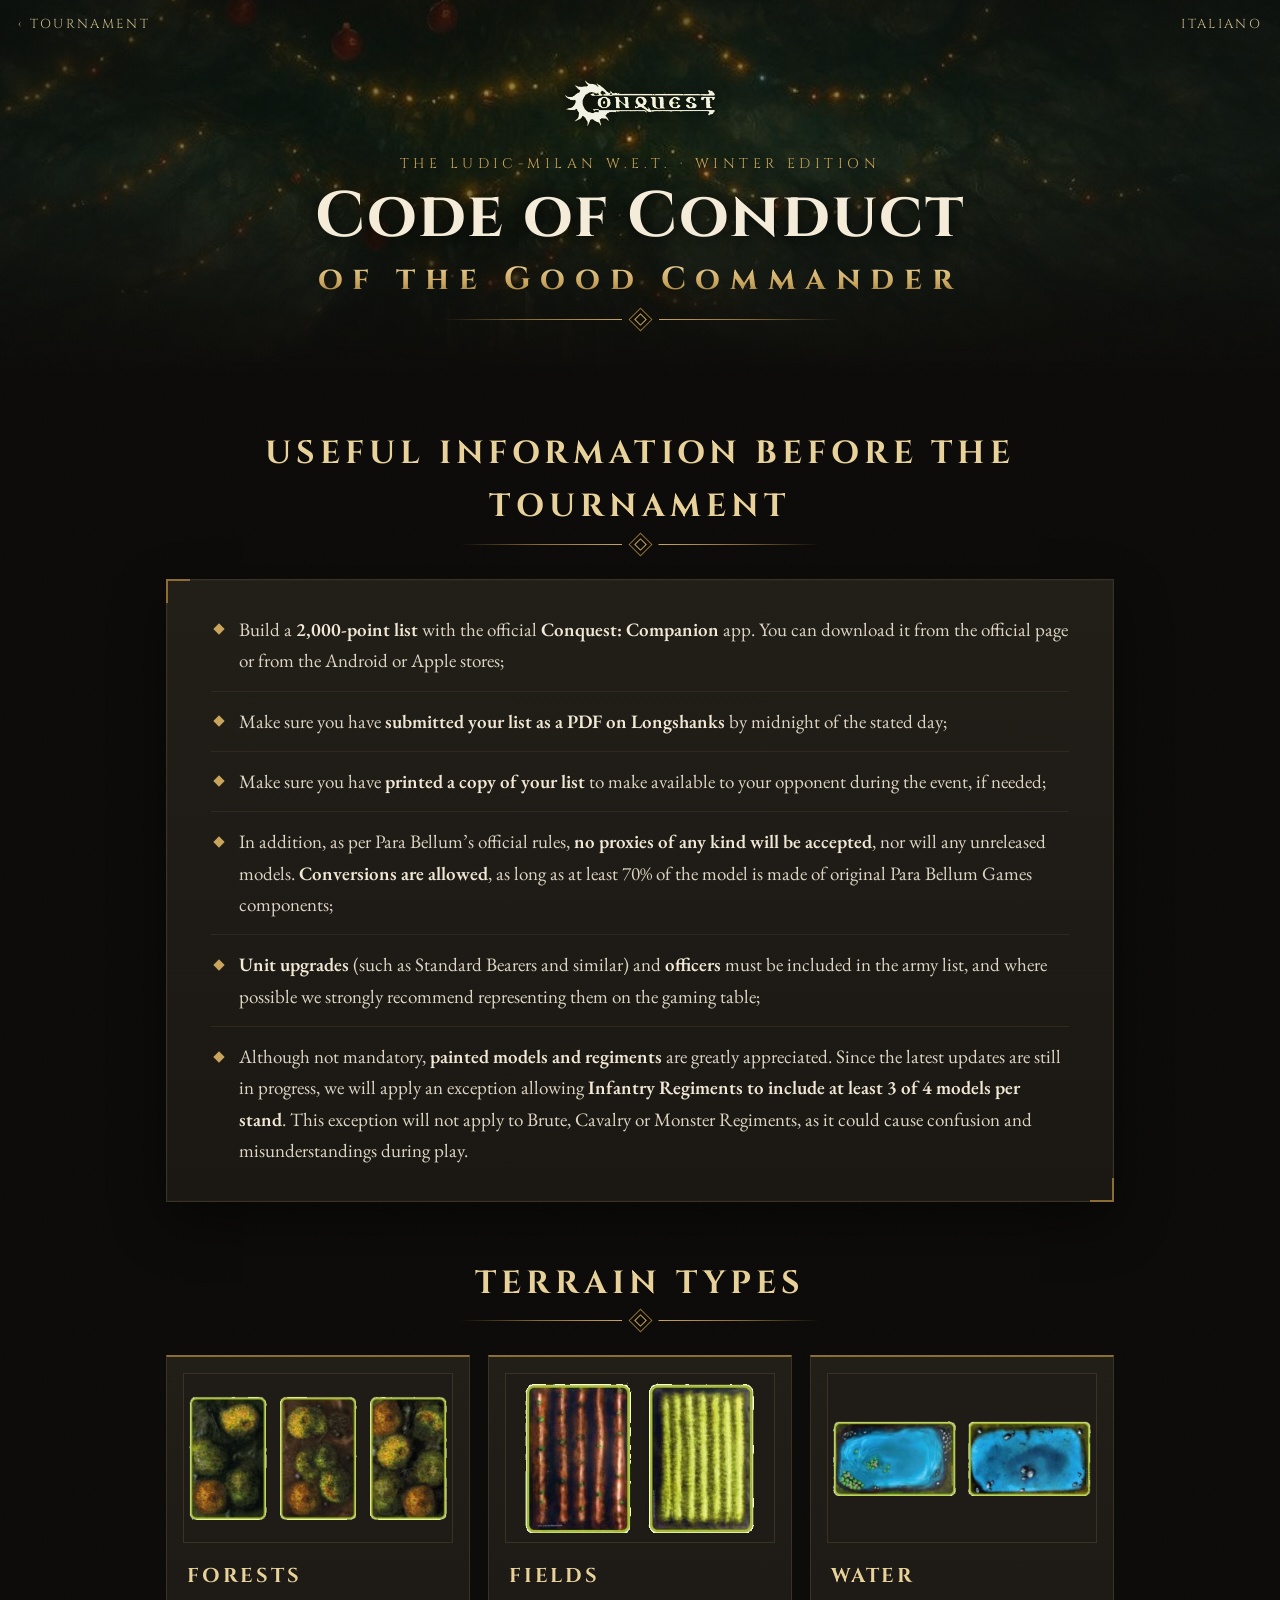
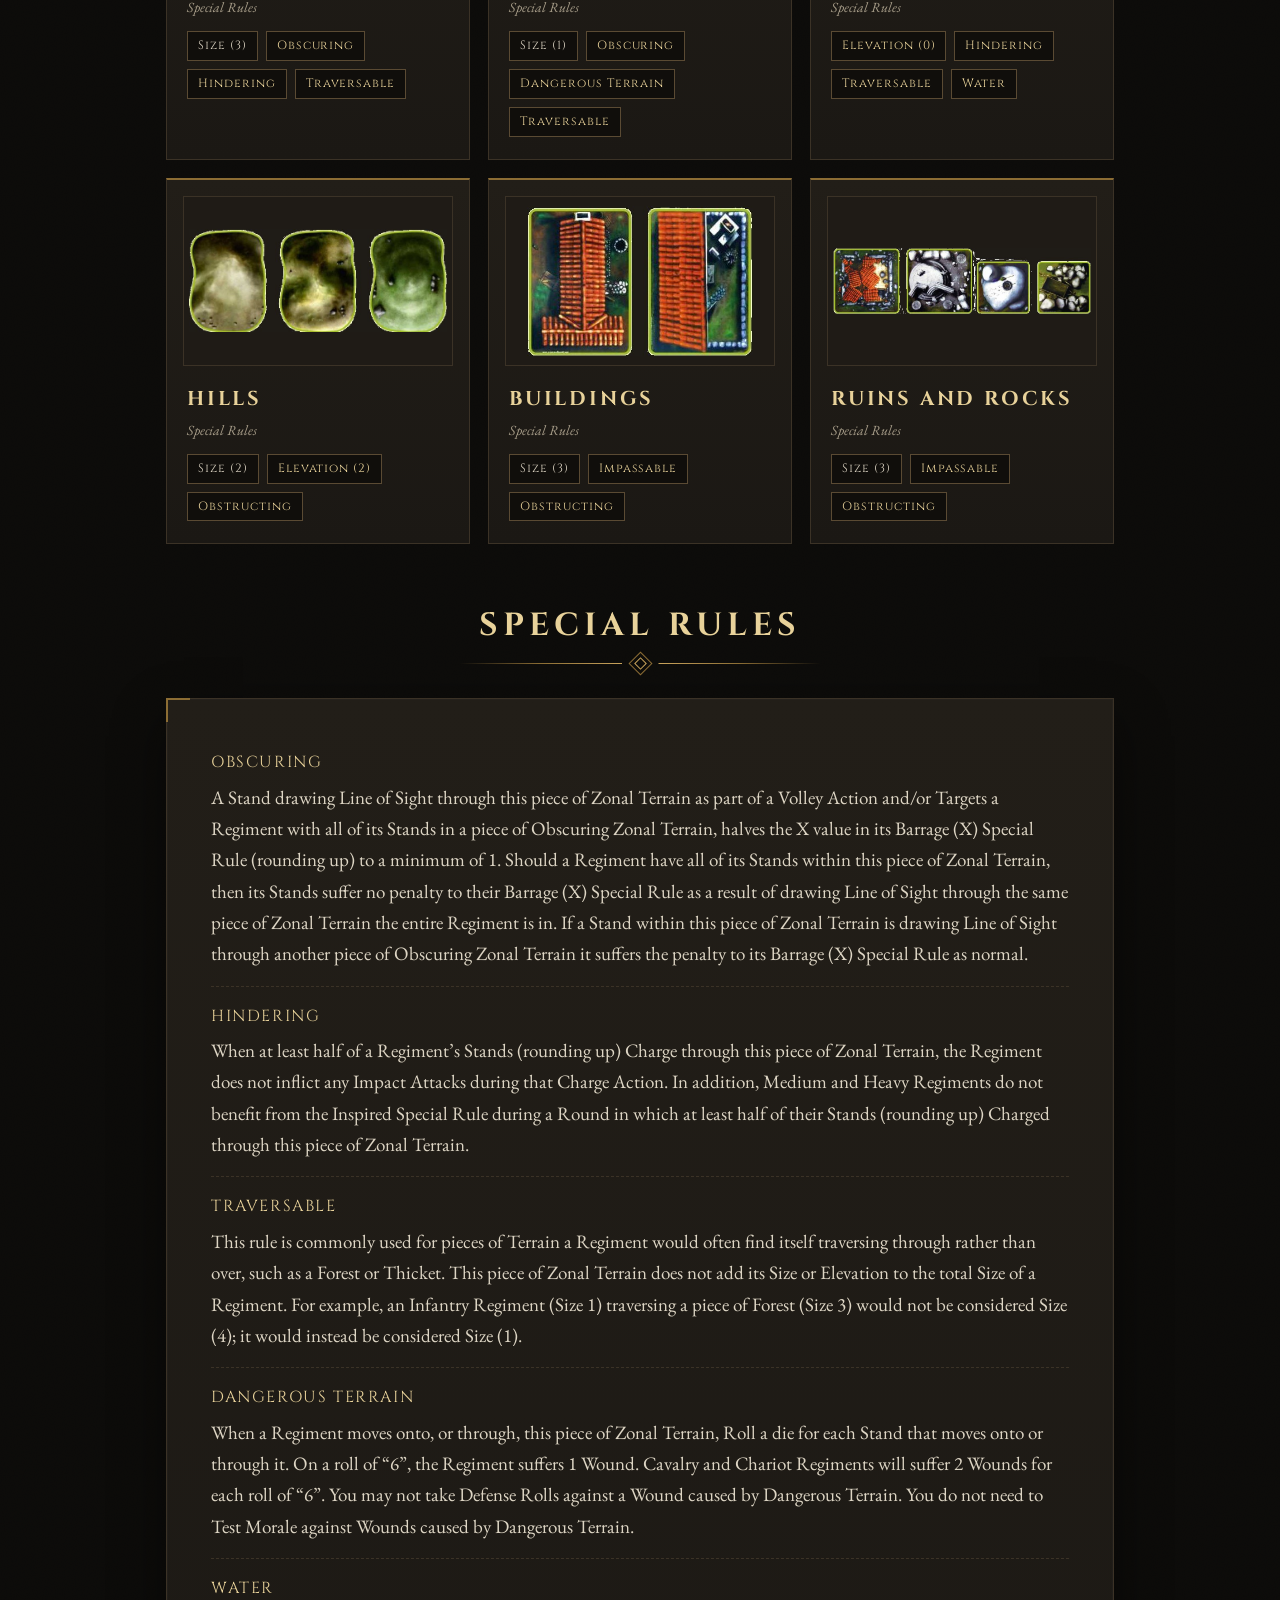
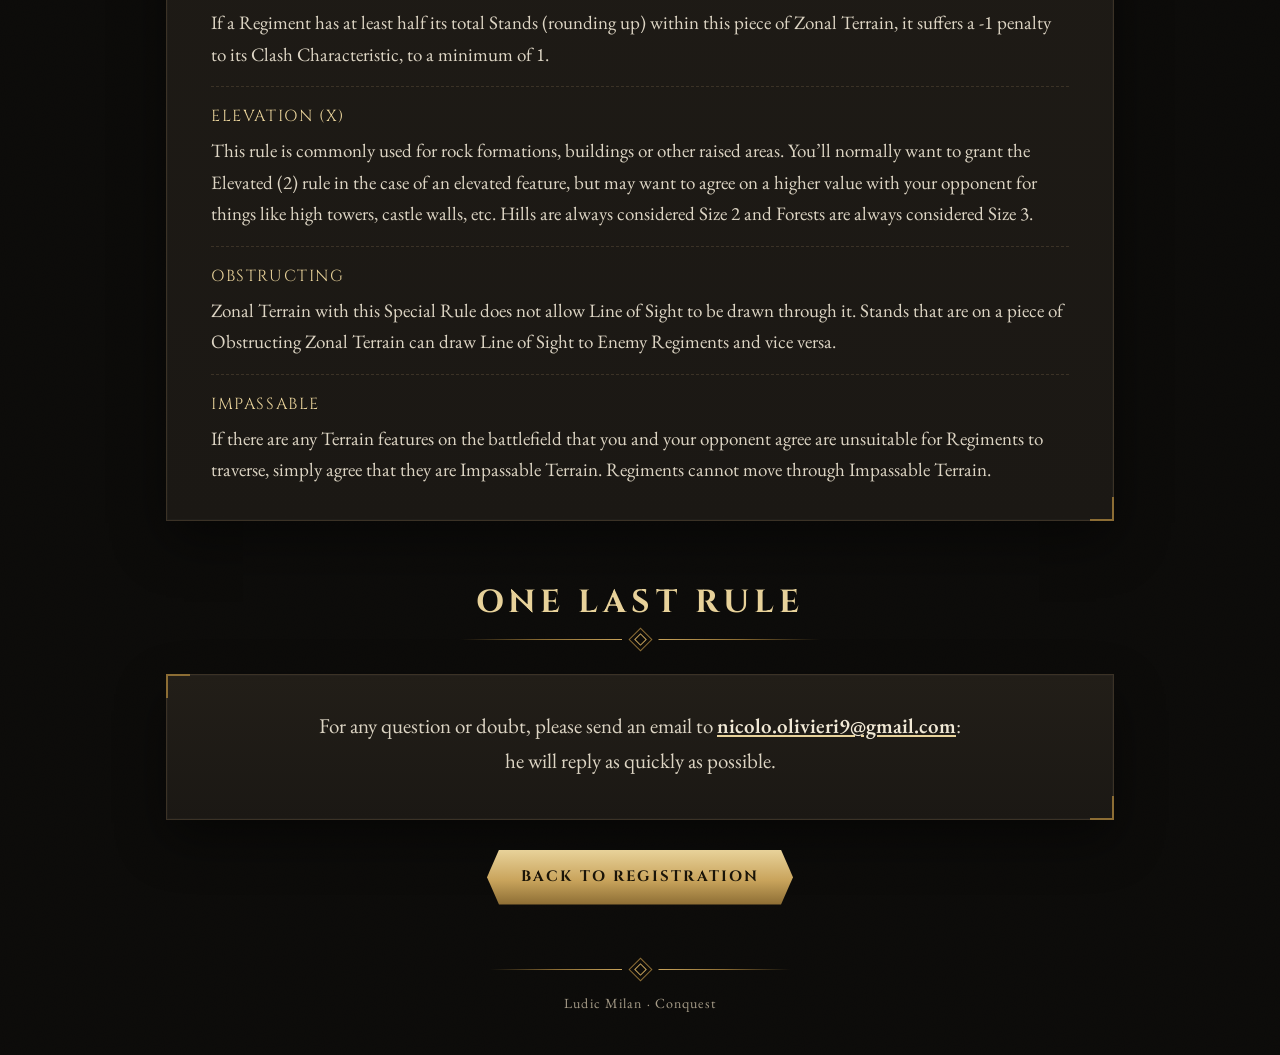
<file: wet-winter-2026/en/galateo.html>
<!doctype html>
<html lang="en">
<head>
<meta charset="utf-8">
<meta name="viewport" content="width=device-width, initial-scale=1">
<title>The Good Commander’s Code of Conduct</title>
<meta name="description" content="The Good Commander’s Code of Conduct – The Ludic-Milan W.E.T. Winter Edition">
<link rel="preconnect" href="https://fonts.googleapis.com"><link rel="preconnect" href="https://fonts.gstatic.com" crossorigin>
<link rel="stylesheet" href="https://fonts.googleapis.com/css2?family=Cinzel:wght@500;700&family=EB+Garamond:ital,wght@0,400;0,600;1,400&display=swap">
<link rel="stylesheet" href="../assets/style.css">
</head>
<body class="landing galateo">
<header class="hero small">
  <div class="bg"></div>
  <nav class="topbar"><a href="./">‹ Tournament</a><a href="../it/galateo.html">Italiano</a></nav>
  <img class="logo" src="../assets/logo-conquest.png" alt="Conquest">
  <p class="kicker">The Ludic-Milan W.E.T. · Winter Edition</p>
  <h1>Code of Conduct<em>of the Good Commander</em></h1>
  <div class="orn"><span></span></div>
</header>

<main class="wrap">
  <section>
    <h2>Useful information before the tournament</h2>
    <div class="orn"><span></span></div>
    <div class="panel">
    <ul class="info">
      <li>Build a <strong>2,000-point list</strong> with the official <strong>Conquest: Companion</strong> app. You can download it from the official page or from the Android or Apple stores;</li>
      <li>Make sure you have <strong>submitted your list as a PDF on Longshanks</strong> by midnight of the stated day;</li>
      <li>Make sure you have <strong>printed a copy of your list</strong> to make available to your opponent during the event, if needed;</li>
      <li>In addition, as per Para Bellum’s official rules, <strong>no proxies of any kind will be accepted</strong>, nor will any unreleased models. <strong>Conversions are allowed</strong>, as long as at least 70% of the model is made of original Para Bellum Games components;</li>
      <li><strong>Unit upgrades</strong> (such as Standard Bearers and similar) and <strong>officers</strong> must be included in the army list, and where possible we strongly recommend representing them on the gaming table;</li>
      <li>Although not mandatory, <strong>painted models and regiments</strong> are greatly appreciated. Since the latest updates are still in progress, we will apply an exception allowing <strong>Infantry Regiments to include at least 3 of 4 models per stand</strong>. This exception will not apply to Brute, Cavalry or Monster Regiments, as it could cause confusion and misunderstandings during play.</li>
    </ul>
    </div>
  </section>

  <section>
    <h2>Terrain types</h2>
    <div class="orn"><span></span></div>
    <div class="terrains">
      <div class="terrain"><div class="pic"><img src="../assets/terreni/forests.jpg" alt="Forests" loading="lazy"></div><h3>Forests</h3><p class="sr">Special Rules</p><div class="tags"><span>Size (3)</span><a href="#r-obscuring">Obscuring</a><a href="#r-hindering">Hindering</a><a href="#r-traversable">Traversable</a></div></div>
      <div class="terrain"><div class="pic"><img src="../assets/terreni/fields.jpg" alt="Fields" loading="lazy"></div><h3>Fields</h3><p class="sr">Special Rules</p><div class="tags"><span>Size (1)</span><a href="#r-obscuring">Obscuring</a><a href="#r-dangerous">Dangerous Terrain</a><a href="#r-traversable">Traversable</a></div></div>
      <div class="terrain"><div class="pic"><img src="../assets/terreni/water.jpg" alt="Water" loading="lazy"></div><h3>Water</h3><p class="sr">Special Rules</p><div class="tags"><a href="#r-elevation">Elevation (0)</a><a href="#r-hindering">Hindering</a><a href="#r-traversable">Traversable</a><a href="#r-water">Water</a></div></div>
      <div class="terrain"><div class="pic"><img src="../assets/terreni/hills.jpg" alt="Hills" loading="lazy"></div><h3>Hills</h3><p class="sr">Special Rules</p><div class="tags"><span>Size (2)</span><a href="#r-elevation">Elevation (2)</a><a href="#r-obstructing">Obstructing</a></div></div>
      <div class="terrain"><div class="pic"><img src="../assets/terreni/buildings.jpg" alt="Buildings" loading="lazy"></div><h3>Buildings</h3><p class="sr">Special Rules</p><div class="tags"><span>Size (3)</span><a href="#r-impassable">Impassable</a><a href="#r-obstructing">Obstructing</a></div></div>
      <div class="terrain"><div class="pic"><img src="../assets/terreni/ruins-rocks.jpg" alt="Ruins and rocks" loading="lazy"></div><h3>Ruins and rocks</h3><p class="sr">Special Rules</p><div class="tags"><span>Size (3)</span><a href="#r-impassable">Impassable</a><a href="#r-obstructing">Obstructing</a></div></div>
    </div>
  </section>

  <section>
    <h2>Special rules</h2>
    <div class="orn"><span></span></div>
    <div class="panel">
      <dl class="rules">
      <div class="rule" id="r-obscuring"><dt>Obscuring</dt><dd>A Stand drawing Line of Sight through this piece of Zonal Terrain as part of a Volley Action and/or Targets a Regiment with all of its Stands in a piece of Obscuring Zonal Terrain, halves the X value in its Barrage (X) Special Rule (rounding up) to a minimum of 1. Should a Regiment have all of its Stands within this piece of Zonal Terrain, then its Stands suffer no penalty to their Barrage (X) Special Rule as a result of drawing Line of Sight through the same piece of Zonal Terrain the entire Regiment is in. If a Stand within this piece of Zonal Terrain is drawing Line of Sight through another piece of Obscuring Zonal Terrain it suffers the penalty to its Barrage (X) Special Rule as normal.</dd></div>
      <div class="rule" id="r-hindering"><dt>Hindering</dt><dd>When at least half of a Regiment’s Stands (rounding up) Charge through this piece of Zonal Terrain, the Regiment does not inflict any Impact Attacks during that Charge Action. In addition, Medium and Heavy Regiments do not benefit from the Inspired Special Rule during a Round in which at least half of their Stands (rounding up) Charged through this piece of Zonal Terrain.</dd></div>
      <div class="rule" id="r-traversable"><dt>Traversable</dt><dd>This rule is commonly used for pieces of Terrain a Regiment would often find itself traversing through rather than over, such as a Forest or Thicket. This piece of Zonal Terrain does not add its Size or Elevation to the total Size of a Regiment. For example, an Infantry Regiment (Size 1) traversing a piece of Forest (Size 3) would not be considered Size (4); it would instead be considered Size (1).</dd></div>
      <div class="rule" id="r-dangerous"><dt>Dangerous Terrain</dt><dd>When a Regiment moves onto, or through, this piece of Zonal Terrain, Roll a die for each Stand that moves onto or through it. On a roll of “6”, the Regiment suffers 1 Wound. Cavalry and Chariot Regiments will suffer 2 Wounds for each roll of “6”. You may not take Defense Rolls against a Wound caused by Dangerous Terrain. You do not need to Test Morale against Wounds caused by Dangerous Terrain.</dd></div>
      <div class="rule" id="r-water"><dt>Water</dt><dd>If a Regiment has at least half its total Stands (rounding up) within this piece of Zonal Terrain, it suffers a -1 penalty to its Clash Characteristic, to a minimum of 1.</dd></div>
      <div class="rule" id="r-elevation"><dt>Elevation (X)</dt><dd>This rule is commonly used for rock formations, buildings or other raised areas. You’ll normally want to grant the Elevated (2) rule in the case of an elevated feature, but may want to agree on a higher value with your opponent for things like high towers, castle walls, etc. Hills are always considered Size 2 and Forests are always considered Size 3.</dd></div>
      <div class="rule" id="r-obstructing"><dt>Obstructing</dt><dd>Zonal Terrain with this Special Rule does not allow Line of Sight to be drawn through it. Stands that are on a piece of Obstructing Zonal Terrain can draw Line of Sight to Enemy Regiments and vice versa.</dd></div>
      <div class="rule" id="r-impassable"><dt>Impassable</dt><dd>If there are any Terrain features on the battlefield that you and your opponent agree are unsuitable for Regiments to traverse, simply agree that they are Impassable Terrain. Regiments cannot move through Impassable Terrain.</dd></div>
      </dl>
    </div>
  </section>

  <section>
    <h2>One last rule</h2>
    <div class="orn"><span></span></div>
    <div class="panel intro">
      <p>For any question or doubt, please send an email to <a href="mailto:nicolo.olivieri9@gmail.com"><strong>nicolo.olivieri9@gmail.com</strong></a>:<br>he will reply as quickly as possible.</p>
    </div>
    <p class="center"><a class="btn" href="./#iscrizione">Back to registration</a></p>
  </section>
</main>

<footer class="foot">
  <div class="orn"><span></span></div>
  Ludic Milan · Conquest
</footer>
</body>
</html>
</file>
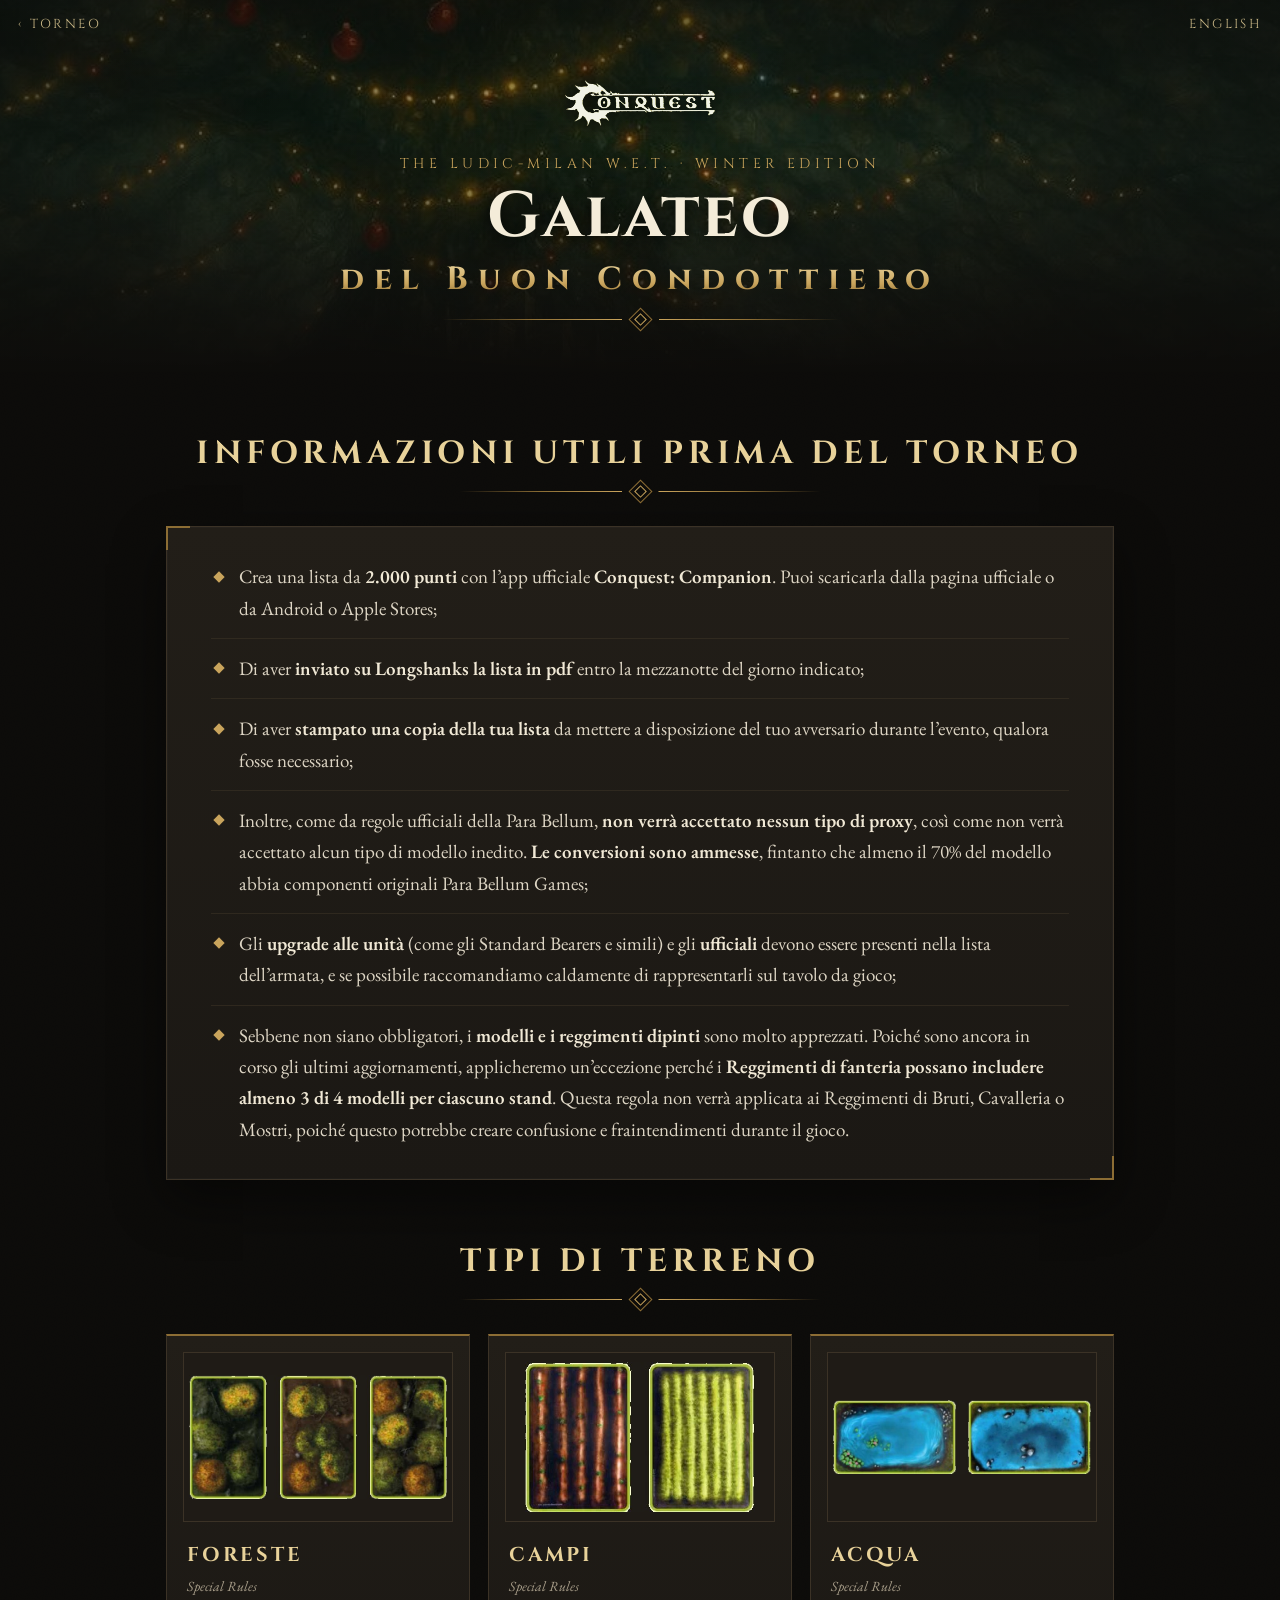
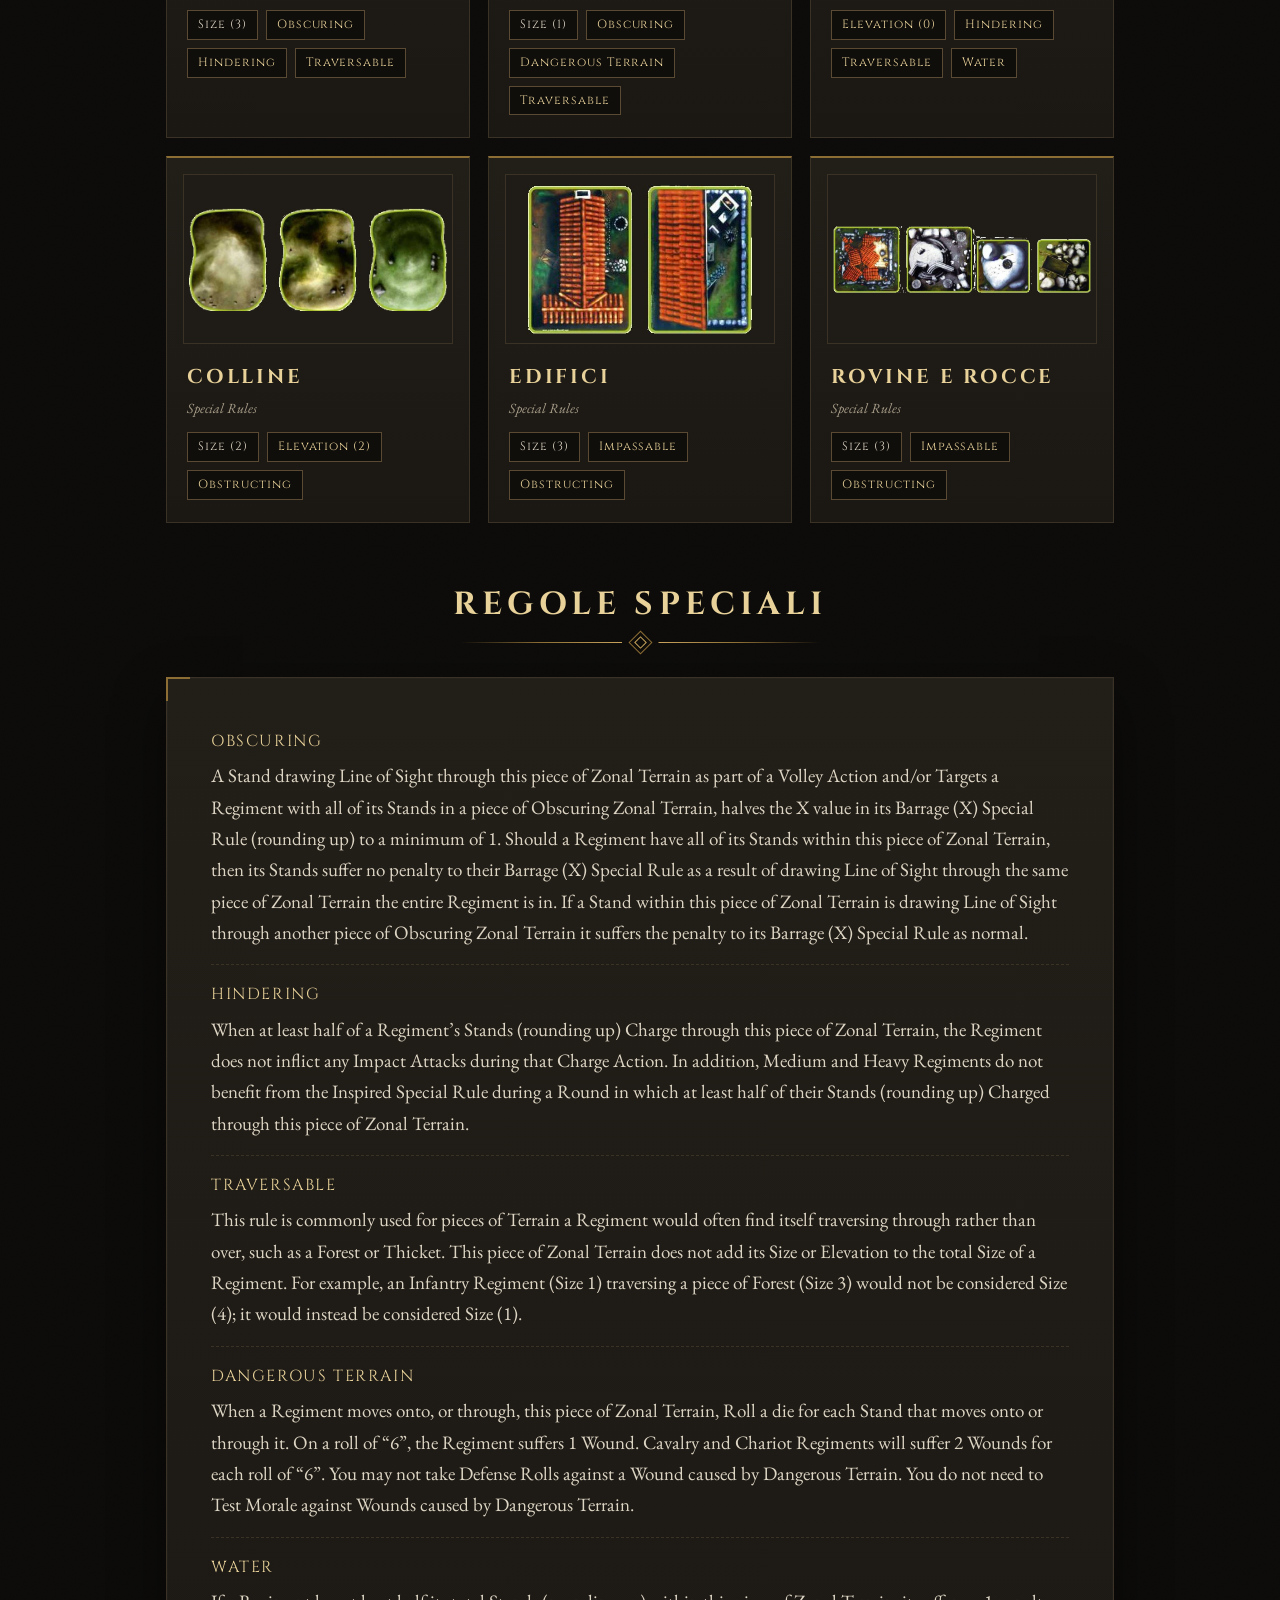
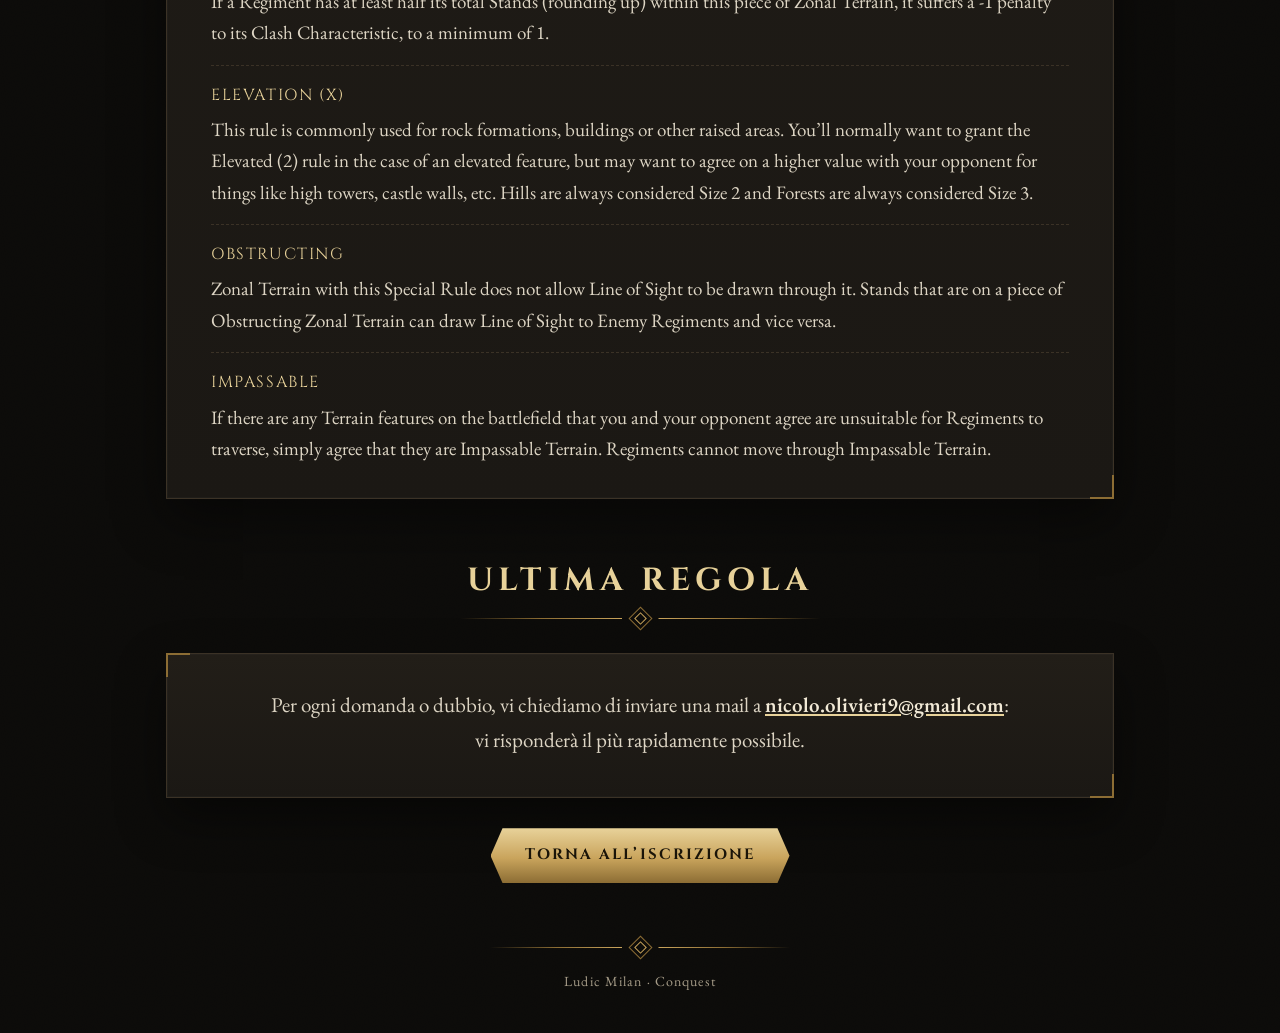
<file: wet-winter-2026/it/galateo.html>
<!doctype html>
<html lang="it">
<head>
<meta charset="utf-8">
<meta name="viewport" content="width=device-width, initial-scale=1">
<title>Galateo del Buon Condottiero</title>
<meta name="description" content="Galateo del Buon Condottiero – The Ludic-Milan W.E.T. Winter Edition">
<link rel="preconnect" href="https://fonts.googleapis.com"><link rel="preconnect" href="https://fonts.gstatic.com" crossorigin>
<link rel="stylesheet" href="https://fonts.googleapis.com/css2?family=Cinzel:wght@500;700&family=EB+Garamond:ital,wght@0,400;0,600;1,400&display=swap">
<link rel="stylesheet" href="../assets/style.css">
</head>
<body class="landing galateo">
<header class="hero small">
  <div class="bg"></div>
  <nav class="topbar"><a href="./">‹ Torneo</a><a href="../en/galateo.html">English</a></nav>
  <img class="logo" src="../assets/logo-conquest.png" alt="Conquest">
  <p class="kicker">The Ludic-Milan W.E.T. · Winter Edition</p>
  <h1>Galateo<em>del Buon Condottiero</em></h1>
  <div class="orn"><span></span></div>
</header>

<main class="wrap">
  <section>
    <h2>Informazioni utili prima del torneo</h2>
    <div class="orn"><span></span></div>
    <div class="panel">
    <ul class="info">
      <li>Crea una lista da <strong>2.000 punti</strong> con l’app ufficiale <strong>Conquest: Companion</strong>. Puoi scaricarla dalla pagina ufficiale o da Android o Apple Stores;</li>
      <li>Di aver <strong>inviato su Longshanks la lista in pdf</strong> entro la mezzanotte del giorno indicato;</li>
      <li>Di aver <strong>stampato una copia della tua lista</strong> da mettere a disposizione del tuo avversario durante l’evento, qualora fosse necessario;</li>
      <li>Inoltre, come da regole ufficiali della Para Bellum, <strong>non verrà accettato nessun tipo di proxy</strong>, così come non verrà accettato alcun tipo di modello inedito. <strong>Le conversioni sono ammesse</strong>, fintanto che almeno il 70% del modello abbia componenti originali Para Bellum Games;</li>
      <li>Gli <strong>upgrade alle unità</strong> (come gli Standard Bearers e simili) e gli <strong>ufficiali</strong> devono essere presenti nella lista dell’armata, e se possibile raccomandiamo caldamente di rappresentarli sul tavolo da gioco;</li>
      <li>Sebbene non siano obbligatori, i <strong>modelli e i reggimenti dipinti</strong> sono molto apprezzati. Poiché sono ancora in corso gli ultimi aggiornamenti, applicheremo un’eccezione perché i <strong>Reggimenti di fanteria possano includere almeno 3 di 4 modelli per ciascuno stand</strong>. Questa regola non verrà applicata ai Reggimenti di Bruti, Cavalleria o Mostri, poiché questo potrebbe creare confusione e fraintendimenti durante il gioco.</li>
    </ul>
    </div>
  </section>

  <section>
    <h2>Tipi di terreno</h2>
    <div class="orn"><span></span></div>
    <div class="terrains">
      <div class="terrain"><div class="pic"><img src="../assets/terreni/forests.jpg" alt="Foreste" loading="lazy"></div><h3>Foreste</h3><p class="sr">Special Rules</p><div class="tags"><span>Size (3)</span><a href="#r-obscuring">Obscuring</a><a href="#r-hindering">Hindering</a><a href="#r-traversable">Traversable</a></div></div>
      <div class="terrain"><div class="pic"><img src="../assets/terreni/fields.jpg" alt="Campi" loading="lazy"></div><h3>Campi</h3><p class="sr">Special Rules</p><div class="tags"><span>Size (1)</span><a href="#r-obscuring">Obscuring</a><a href="#r-dangerous">Dangerous Terrain</a><a href="#r-traversable">Traversable</a></div></div>
      <div class="terrain"><div class="pic"><img src="../assets/terreni/water.jpg" alt="Acqua" loading="lazy"></div><h3>Acqua</h3><p class="sr">Special Rules</p><div class="tags"><a href="#r-elevation">Elevation (0)</a><a href="#r-hindering">Hindering</a><a href="#r-traversable">Traversable</a><a href="#r-water">Water</a></div></div>
      <div class="terrain"><div class="pic"><img src="../assets/terreni/hills.jpg" alt="Colline" loading="lazy"></div><h3>Colline</h3><p class="sr">Special Rules</p><div class="tags"><span>Size (2)</span><a href="#r-elevation">Elevation (2)</a><a href="#r-obstructing">Obstructing</a></div></div>
      <div class="terrain"><div class="pic"><img src="../assets/terreni/buildings.jpg" alt="Edifici" loading="lazy"></div><h3>Edifici</h3><p class="sr">Special Rules</p><div class="tags"><span>Size (3)</span><a href="#r-impassable">Impassable</a><a href="#r-obstructing">Obstructing</a></div></div>
      <div class="terrain"><div class="pic"><img src="../assets/terreni/ruins-rocks.jpg" alt="Rovine e rocce" loading="lazy"></div><h3>Rovine e rocce</h3><p class="sr">Special Rules</p><div class="tags"><span>Size (3)</span><a href="#r-impassable">Impassable</a><a href="#r-obstructing">Obstructing</a></div></div>
    </div>
  </section>

  <section>
    <h2>Regole speciali</h2>
    <div class="orn"><span></span></div>
    <div class="panel">
      <dl class="rules">
      <div class="rule" id="r-obscuring"><dt>Obscuring</dt><dd>A Stand drawing Line of Sight through this piece of Zonal Terrain as part of a Volley Action and/or Targets a Regiment with all of its Stands in a piece of Obscuring Zonal Terrain, halves the X value in its Barrage (X) Special Rule (rounding up) to a minimum of 1. Should a Regiment have all of its Stands within this piece of Zonal Terrain, then its Stands suffer no penalty to their Barrage (X) Special Rule as a result of drawing Line of Sight through the same piece of Zonal Terrain the entire Regiment is in. If a Stand within this piece of Zonal Terrain is drawing Line of Sight through another piece of Obscuring Zonal Terrain it suffers the penalty to its Barrage (X) Special Rule as normal.</dd></div>
      <div class="rule" id="r-hindering"><dt>Hindering</dt><dd>When at least half of a Regiment’s Stands (rounding up) Charge through this piece of Zonal Terrain, the Regiment does not inflict any Impact Attacks during that Charge Action. In addition, Medium and Heavy Regiments do not benefit from the Inspired Special Rule during a Round in which at least half of their Stands (rounding up) Charged through this piece of Zonal Terrain.</dd></div>
      <div class="rule" id="r-traversable"><dt>Traversable</dt><dd>This rule is commonly used for pieces of Terrain a Regiment would often find itself traversing through rather than over, such as a Forest or Thicket. This piece of Zonal Terrain does not add its Size or Elevation to the total Size of a Regiment. For example, an Infantry Regiment (Size 1) traversing a piece of Forest (Size 3) would not be considered Size (4); it would instead be considered Size (1).</dd></div>
      <div class="rule" id="r-dangerous"><dt>Dangerous Terrain</dt><dd>When a Regiment moves onto, or through, this piece of Zonal Terrain, Roll a die for each Stand that moves onto or through it. On a roll of “6”, the Regiment suffers 1 Wound. Cavalry and Chariot Regiments will suffer 2 Wounds for each roll of “6”. You may not take Defense Rolls against a Wound caused by Dangerous Terrain. You do not need to Test Morale against Wounds caused by Dangerous Terrain.</dd></div>
      <div class="rule" id="r-water"><dt>Water</dt><dd>If a Regiment has at least half its total Stands (rounding up) within this piece of Zonal Terrain, it suffers a -1 penalty to its Clash Characteristic, to a minimum of 1.</dd></div>
      <div class="rule" id="r-elevation"><dt>Elevation (X)</dt><dd>This rule is commonly used for rock formations, buildings or other raised areas. You’ll normally want to grant the Elevated (2) rule in the case of an elevated feature, but may want to agree on a higher value with your opponent for things like high towers, castle walls, etc. Hills are always considered Size 2 and Forests are always considered Size 3.</dd></div>
      <div class="rule" id="r-obstructing"><dt>Obstructing</dt><dd>Zonal Terrain with this Special Rule does not allow Line of Sight to be drawn through it. Stands that are on a piece of Obstructing Zonal Terrain can draw Line of Sight to Enemy Regiments and vice versa.</dd></div>
      <div class="rule" id="r-impassable"><dt>Impassable</dt><dd>If there are any Terrain features on the battlefield that you and your opponent agree are unsuitable for Regiments to traverse, simply agree that they are Impassable Terrain. Regiments cannot move through Impassable Terrain.</dd></div>
      </dl>
    </div>
  </section>

  <section>
    <h2>Ultima regola</h2>
    <div class="orn"><span></span></div>
    <div class="panel intro">
      <p>Per ogni domanda o dubbio, vi chiediamo di inviare una mail a <a href="mailto:nicolo.olivieri9@gmail.com"><strong>nicolo.olivieri9@gmail.com</strong></a>:<br>vi risponderà il più rapidamente possibile.</p>
    </div>
    <p class="center"><a class="btn" href="./#iscrizione">Torna all’iscrizione</a></p>
  </section>
</main>

<footer class="foot">
  <div class="orn"><span></span></div>
  Ludic Milan · Conquest
</footer>
</body>
</html>
</file>
<file: wet-winter-2026/assets/style.css>
:root{
  --bg:#0d0c0a;--panel:#1b1814;--panel-2:#221e18;
  --line:#3b3226;--line-2:#5a4a33;
  --gold:#c9a45c;--gold-2:#e8d29a;--gold-3:#8c6d34;
  --text:#ddd5c4;--muted:#a69c88;--blood:#8e2a22;
  --serif:"EB Garamond","Palatino Linotype",Palatino,Georgia,serif;
  --display:"Cinzel","Trajan Pro",Georgia,serif;
}
*{box-sizing:border-box}
html{scroll-behavior:smooth}
body{
  margin:0;color:var(--text);font-family:var(--serif);font-size:19px;line-height:1.65;
  background:
    radial-gradient(1200px 600px at 50% -10%,rgba(201,164,92,.08),transparent 60%),
    url("data:image/svg+xml;utf8,<svg xmlns='http://www.w3.org/2000/svg' width='160' height='160'><filter id='n'><feTurbulence type='fractalNoise' baseFrequency='.9' numOctaves='2' stitchTiles='stitch'/><feColorMatrix values='0 0 0 0 0  0 0 0 0 0  0 0 0 0 0  0 0 0 .07 0'/></filter><rect width='100%' height='100%' filter='url(%23n)'/></svg>"),
    var(--bg);
}
img{max-width:100%;height:auto;display:block}
a{color:var(--gold-2)}
strong{color:#f1e9d6;font-weight:600}
.wrap{max-width:980px;margin:0 auto;padding:0 16px}

/* Ornaments */
.orn{display:flex;align-items:center;justify-content:center;gap:14px;margin:0 auto}
.orn::before,.orn::after{content:"";height:1px;flex:1;max-width:180px;background:linear-gradient(90deg,transparent,var(--gold-3),var(--gold))}
.orn::after{transform:scaleX(-1)}
.orn span{width:9px;height:9px;transform:rotate(45deg);border:1px solid var(--gold);box-shadow:0 0 0 3px var(--bg),0 0 0 4px var(--gold-3)}

/* Buttons */
.btn{
  display:inline-block;font-family:var(--display);font-weight:700;letter-spacing:.14em;text-transform:uppercase;font-size:15px;
  color:#1a1408;text-decoration:none;cursor:pointer;border:0;padding:15px 34px;
  background:linear-gradient(180deg,var(--gold-2),var(--gold) 55%,var(--gold-3));
  clip-path:polygon(12px 0,calc(100% - 12px) 0,100% 50%,calc(100% - 12px) 100%,12px 100%,0 50%);
  transition:filter .2s,transform .2s;
}
.btn:hover{filter:brightness(1.12);transform:translateY(-1px)}
.btn:disabled{filter:grayscale(.6);cursor:wait}
.btn.ghost{background:none;color:var(--gold-2);clip-path:none;border:1px solid var(--line-2);padding:13px 26px}
.btn.ghost:hover{border-color:var(--gold);background:rgba(201,164,92,.08)}

/* Hero (shared) */
.hero{position:relative;isolation:isolate;text-align:center;overflow:hidden}
.hero .bg{position:absolute;inset:0;z-index:-2;background:url(hero.jpg) center/cover no-repeat;transform:scale(1.04)}
.hero::before{content:"";position:absolute;inset:0;z-index:-1;
  background:radial-gradient(ellipse at 50% 40%,rgba(13,12,10,.15),rgba(13,12,10,.62) 72%),linear-gradient(180deg,rgba(13,12,10,.35),rgba(13,12,10,.1) 40%,var(--bg))}
.logo{width:190px;margin:0 auto;filter:invert(1) sepia(.55) saturate(1.6) hue-rotate(5deg) brightness(.95) drop-shadow(0 2px 8px rgba(0,0,0,.8))}
.kicker{font-family:var(--display);letter-spacing:.32em;text-transform:uppercase;color:var(--gold);font-size:14px;margin:26px 0 8px}
.hero h1{font-family:var(--display);font-weight:700;color:#f4ecd9;margin:0;line-height:1.08;
  font-size:clamp(38px,8vw,82px);letter-spacing:.03em;text-shadow:0 3px 18px rgba(0,0,0,.85)}
.hero h1 em{display:block;font-style:normal;font-size:.5em;letter-spacing:.3em;margin-top:.35em;
  background:linear-gradient(180deg,var(--gold-2),var(--gold) 60%,var(--gold-3));-webkit-background-clip:text;background-clip:text;color:transparent;text-shadow:none}
.hero .date{font-family:var(--display);color:var(--gold-2);font-size:clamp(20px,3.2vw,28px);letter-spacing:.18em;margin:22px 0 0}
.hero .place{color:var(--muted);font-style:italic;margin:4px 0 0}

/* Home */
.home .hero{min-height:100vh;min-height:100svh;display:flex;flex-direction:column;justify-content:center;padding:48px 16px 80px}
.home .orn{width:min(520px,100%);margin:28px auto 0}
.langs{display:flex;justify-content:center;flex-wrap:wrap;gap:18px 28px;margin-top:40px}
.langs .btn{min-width:200px}
.home footer{position:absolute;left:0;right:0;bottom:18px;font-size:14px;color:var(--muted);letter-spacing:.08em}

/* Landing */
.topbar{position:absolute;top:0;left:0;right:0;display:flex;justify-content:space-between;align-items:center;padding:14px 18px;z-index:2;
  font-family:var(--display);font-size:13px;letter-spacing:.18em;text-transform:uppercase}
.topbar a{color:var(--gold-2);text-decoration:none;opacity:.85}
.topbar a:hover{opacity:1}
.landing .hero{padding:90px 16px 70px}
.landing .hero .logo{width:150px}
.landing .hero .orn{width:min(420px,90%);margin-top:18px}
.facts{display:flex;flex-wrap:wrap;justify-content:center;gap:10px;margin:34px auto 0;max-width:820px;padding:0;list-style:none}
.facts li{border:1px solid var(--line-2);background:rgba(13,12,10,.55);backdrop-filter:blur(3px);padding:8px 16px;
  font-family:var(--display);font-size:13px;letter-spacing:.12em;text-transform:uppercase;color:var(--gold-2)}
.hero .cta{margin-top:34px}

section{margin:0 auto;padding:56px 0 0}
h2{font-family:var(--display);font-weight:700;text-transform:uppercase;letter-spacing:.16em;color:var(--gold-2);
  font-size:clamp(24px,4vw,32px);text-align:center;margin:0 0 6px}
h2 + .orn{width:min(360px,80%);margin-bottom:30px}
h3{font-family:var(--display);text-transform:uppercase;letter-spacing:.14em;color:var(--gold);font-size:18px;margin:0 0 14px}
.panel{position:relative;background:linear-gradient(180deg,var(--panel-2),var(--panel));border:1px solid var(--line);padding:34px clamp(18px,4vw,44px);
  box-shadow:0 20px 50px rgba(0,0,0,.45),inset 0 0 0 1px rgba(255,255,255,.02)}
.panel::before,.panel::after{content:"";position:absolute;width:22px;height:22px;border:2px solid var(--gold-3)}
.panel::before{top:-1px;left:-1px;border-right:0;border-bottom:0}
.panel::after{bottom:-1px;right:-1px;border-left:0;border-top:0}

.intro{text-align:center;font-size:21px}
.intro p{margin:0 0 6px}
.intro .first{font-family:var(--display);color:var(--gold);letter-spacing:.1em;font-size:18px;text-transform:uppercase}

.grid2{display:grid;grid-template-columns:1fr 1fr;gap:28px;align-items:stretch}
.map{display:block;width:100%;height:100%;min-height:320px;border:1px solid var(--line);filter:grayscale(.35) sepia(.25) brightness(.9) contrast(1.05)}

.timeline{list-style:none;margin:0;padding:0}
.timeline li{display:flex;justify-content:space-between;gap:16px;padding:10px 0;border-bottom:1px dashed var(--line)}
.timeline li:last-child{border-bottom:0}
.timeline .t{font-family:var(--display);color:var(--gold-2);letter-spacing:.06em;white-space:nowrap}
.timeline li.match span:first-child{font-weight:600;color:#f1e9d6}
.timeline li.match span:first-child::before{content:"⚔ ";color:var(--gold)}

.info{list-style:none;margin:0;padding:0}
.info li{position:relative;padding:0 0 14px 28px;margin:0 0 14px;border-bottom:1px solid rgba(59,50,38,.6)}
.info li:last-child{border-bottom:0;margin-bottom:0;padding-bottom:0}
.info li::before{content:"";position:absolute;left:4px;top:.6em;width:8px;height:8px;transform:rotate(45deg);background:var(--gold)}

.contest{text-align:center}
.contest p{margin:0 0 12px}
.contest .tag{display:inline-block;font-family:var(--display);color:#f4ecd9;background:var(--blood);padding:4px 14px;letter-spacing:.2em;text-transform:uppercase;font-size:13px;margin-bottom:14px}
.center{text-align:center;margin:30px 0 0}

form.reg{display:grid;grid-template-columns:1fr 1fr;gap:4px 22px}
form.reg .full{grid-column:1/-1}
form.reg label{display:block;font-family:var(--display);font-size:13px;letter-spacing:.14em;text-transform:uppercase;color:var(--gold);margin:14px 0 6px}
form.reg input{width:100%;height:48px;border:1px solid var(--line-2);background:#100e0b;color:var(--text);padding:0 14px;font:inherit;font-size:17px;border-radius:0}
form.reg input:focus{outline:none;border-color:var(--gold);box-shadow:0 0 0 3px rgba(201,164,92,.18)}
form.reg .actions{grid-column:1/-1;text-align:center;margin-top:26px}
.note{color:var(--muted);font-size:16px;text-align:center;margin:18px 0 0;font-style:italic}
.msg{padding:16px 20px;margin:20px 0 0;display:none;text-align:center;border:1px solid}
.msg.err{border-color:#7a2a24;background:rgba(142,42,34,.15);color:#f1c9c3}
.msg.ok{border-color:var(--gold-3);background:rgba(201,164,92,.08);color:var(--text);font-size:20px}
.msg.ok strong{font-family:var(--display);color:var(--gold-2);letter-spacing:.08em}
.paypal-box{display:block;text-align:center;margin-top:26px;padding-top:24px;border-top:1px dashed var(--line)}
.paypal-box.show{border-top-color:var(--gold-3)}
.pay-txt{font-family:var(--display);color:var(--gold);letter-spacing:.16em;text-transform:uppercase;font-size:14px;margin:0 0 12px}
.pay-sub{color:var(--muted);font-size:16px;margin:12px 0 0}

.hotel p{margin:0 0 12px}
.hotel .code{font-family:var(--display);color:var(--gold-2);letter-spacing:.14em;border:1px dashed var(--gold-3);padding:2px 10px}
.hotel img{width:100%;max-width:522px;margin:24px auto 0;border:1px solid var(--line)}

.foot{text-align:center;color:var(--muted);font-size:14px;letter-spacing:.08em;padding:60px 16px 40px}
.foot .orn{width:min(300px,80%);margin-bottom:18px}

@media (max-width:760px){
  body{font-size:18px}
  .grid2,form.reg{grid-template-columns:1fr}
  .map{min-height:280px}
  .langs .btn{min-width:180px}
  .topbar{font-size:11px;letter-spacing:.12em}
}

/* Galateo */
.landing .hero.small{padding:80px 16px 48px}
.landing .hero.small h1{font-size:clamp(34px,6.5vw,64px)}
.terrains{display:grid;grid-template-columns:repeat(3,1fr);gap:18px}
.terrain{background:linear-gradient(180deg,var(--panel-2),var(--panel));border:1px solid var(--line);border-top:2px solid var(--gold-3);padding:22px 20px}
.terrain h3{margin:0 0 4px;font-size:20px;color:var(--gold-2)}
.terrain .sr{margin:0 0 12px;color:var(--muted);font-size:14px;font-style:italic}
.tags{display:flex;flex-wrap:wrap;gap:8px}
.tags a,.tags span{font-family:var(--display);font-size:12px;letter-spacing:.08em;padding:4px 10px;border:1px solid var(--line-2);color:var(--text);text-decoration:none;background:#100e0b}
.tags a{color:var(--gold-2)}
.tags a:hover{border-color:var(--gold);background:rgba(201,164,92,.1)}
.rules{margin:0}
.rule{padding:16px 0;border-bottom:1px dashed var(--line);scroll-margin-top:20px}
.rule:last-child{border-bottom:0;padding-bottom:0}
.rule dt{font-family:var(--display);color:var(--gold-2);letter-spacing:.1em;text-transform:uppercase;font-size:16px;margin-bottom:6px}
.rule dd{margin:0}
.rule:target{background:rgba(201,164,92,.07);box-shadow:-12px 0 0 rgba(201,164,92,.07),12px 0 0 rgba(201,164,92,.07)}
.note.top{margin:0 0 6px;text-align:left}
@media (max-width:860px){.terrains{grid-template-columns:1fr 1fr}}
@media (max-width:560px){.terrains{grid-template-columns:1fr}}
@media (max-width:560px){h2{letter-spacing:.08em;font-size:22px}}
.terrain .pic{background:#1f1b16;border:1px solid var(--line);margin:-6px -4px 16px;height:170px;display:flex;align-items:center;justify-content:center;overflow:hidden}
.terrain .pic img{max-height:150px;width:auto;max-width:96%}
/* Ludic brand */
.brand{display:flex;align-items:center;justify-content:center;gap:28px}
.brand .logo{margin:0}
.brand .ludic{height:92px;width:auto;filter:drop-shadow(0 2px 10px rgba(0,0,0,.7))}
.brand span{font-family:var(--display);color:var(--gold);font-size:22px;opacity:.8}
.landing .brand .ludic{height:74px}
.foot-logo{height:64px;width:auto;margin:0 auto 18px;opacity:.95}
.home footer{display:flex;align-items:center;justify-content:center;gap:10px}
.home footer .foot-logo{height:30px;margin:0}
@media (max-width:560px){.brand{gap:12px}.brand .ludic{height:62px}.landing .brand .ludic{height:56px}.brand .logo{width:150px}}
.cap{text-align:center;color:var(--gold-2);margin:-12px 0 22px;font-size:18px}
form.reg .hint{display:block;color:var(--muted);font-style:italic;font-size:15px;margin-top:6px;line-height:1.4}
.pp-btn{display:inline-flex;align-items:center;gap:10px;background:#ffc439;border-radius:999px;padding:13px 36px;
  font:600 17px/1 -apple-system,"Segoe UI",Helvetica,Arial,sans-serif;color:#111;text-decoration:none;transition:filter .2s,transform .2s}
.pp-btn:hover{filter:brightness(.95);transform:translateY(-1px)}
.pp-btn img{height:26px;width:auto;display:block}
</file>
